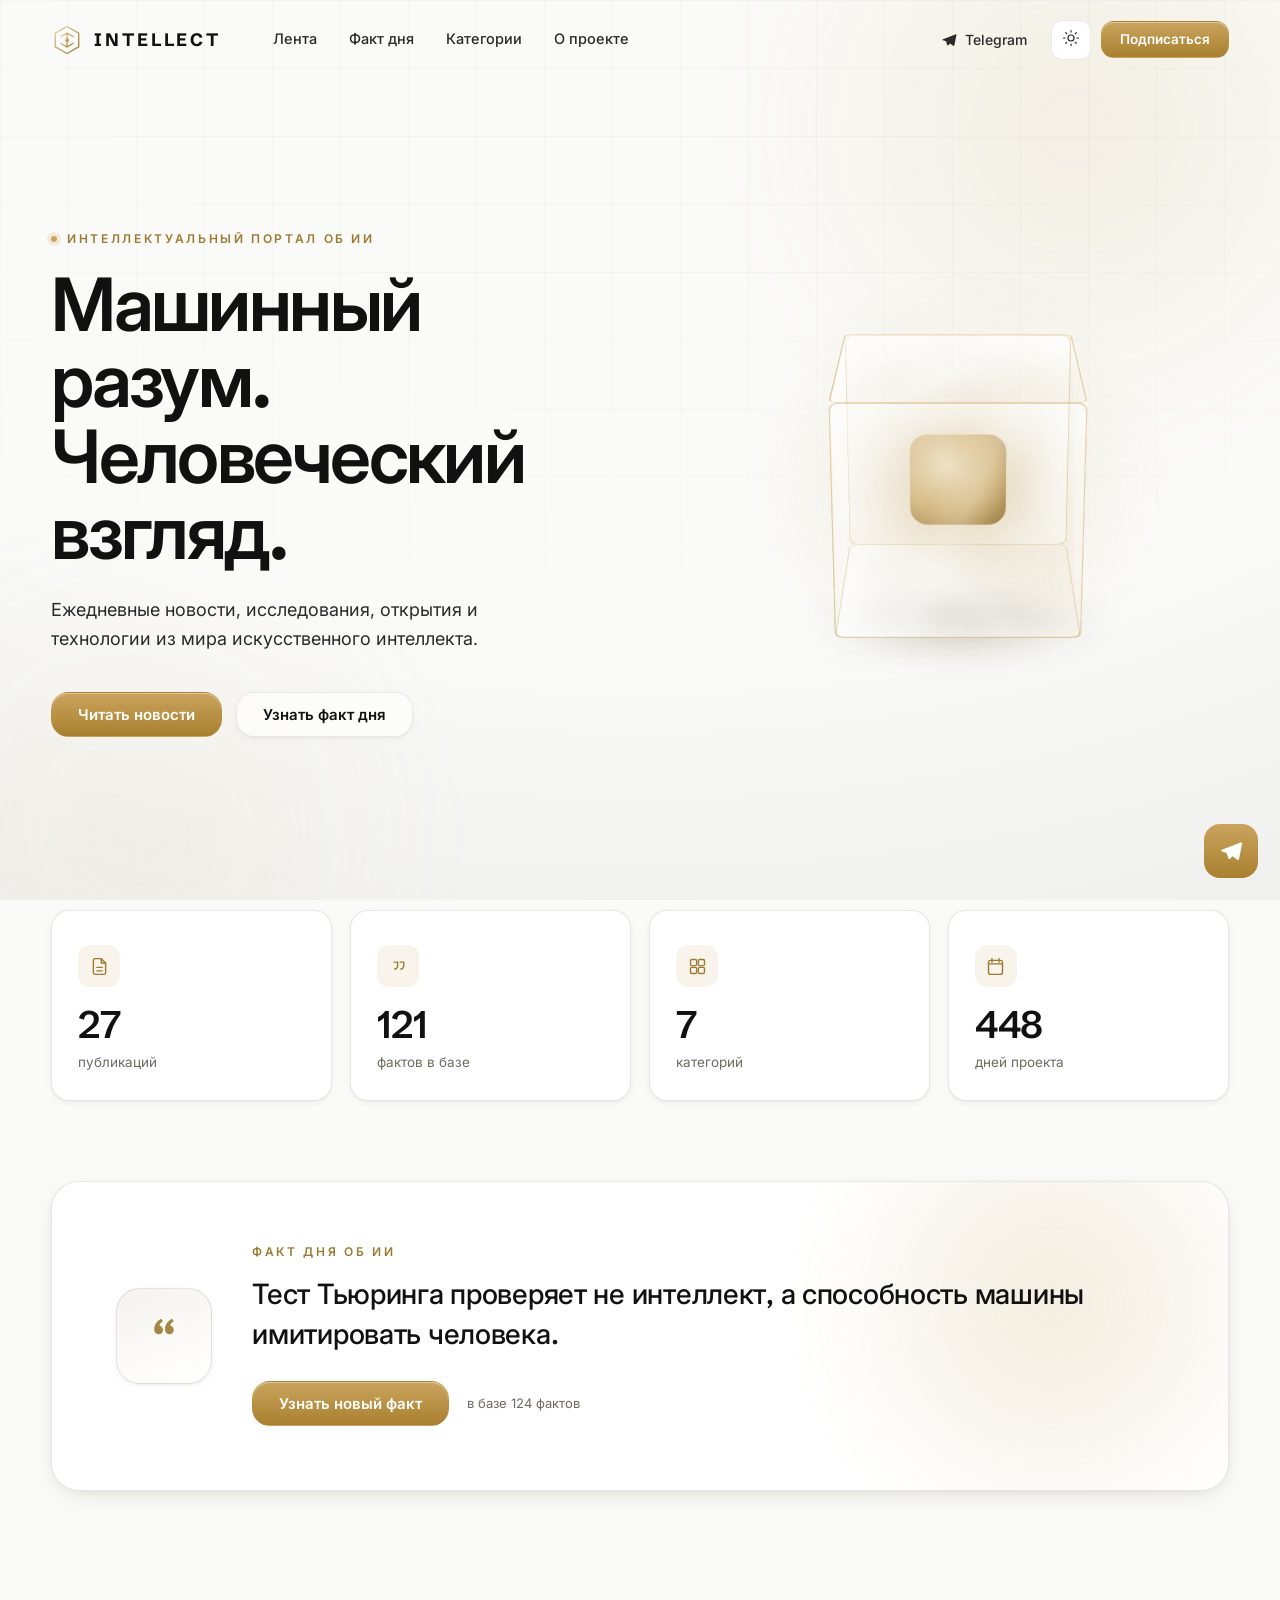
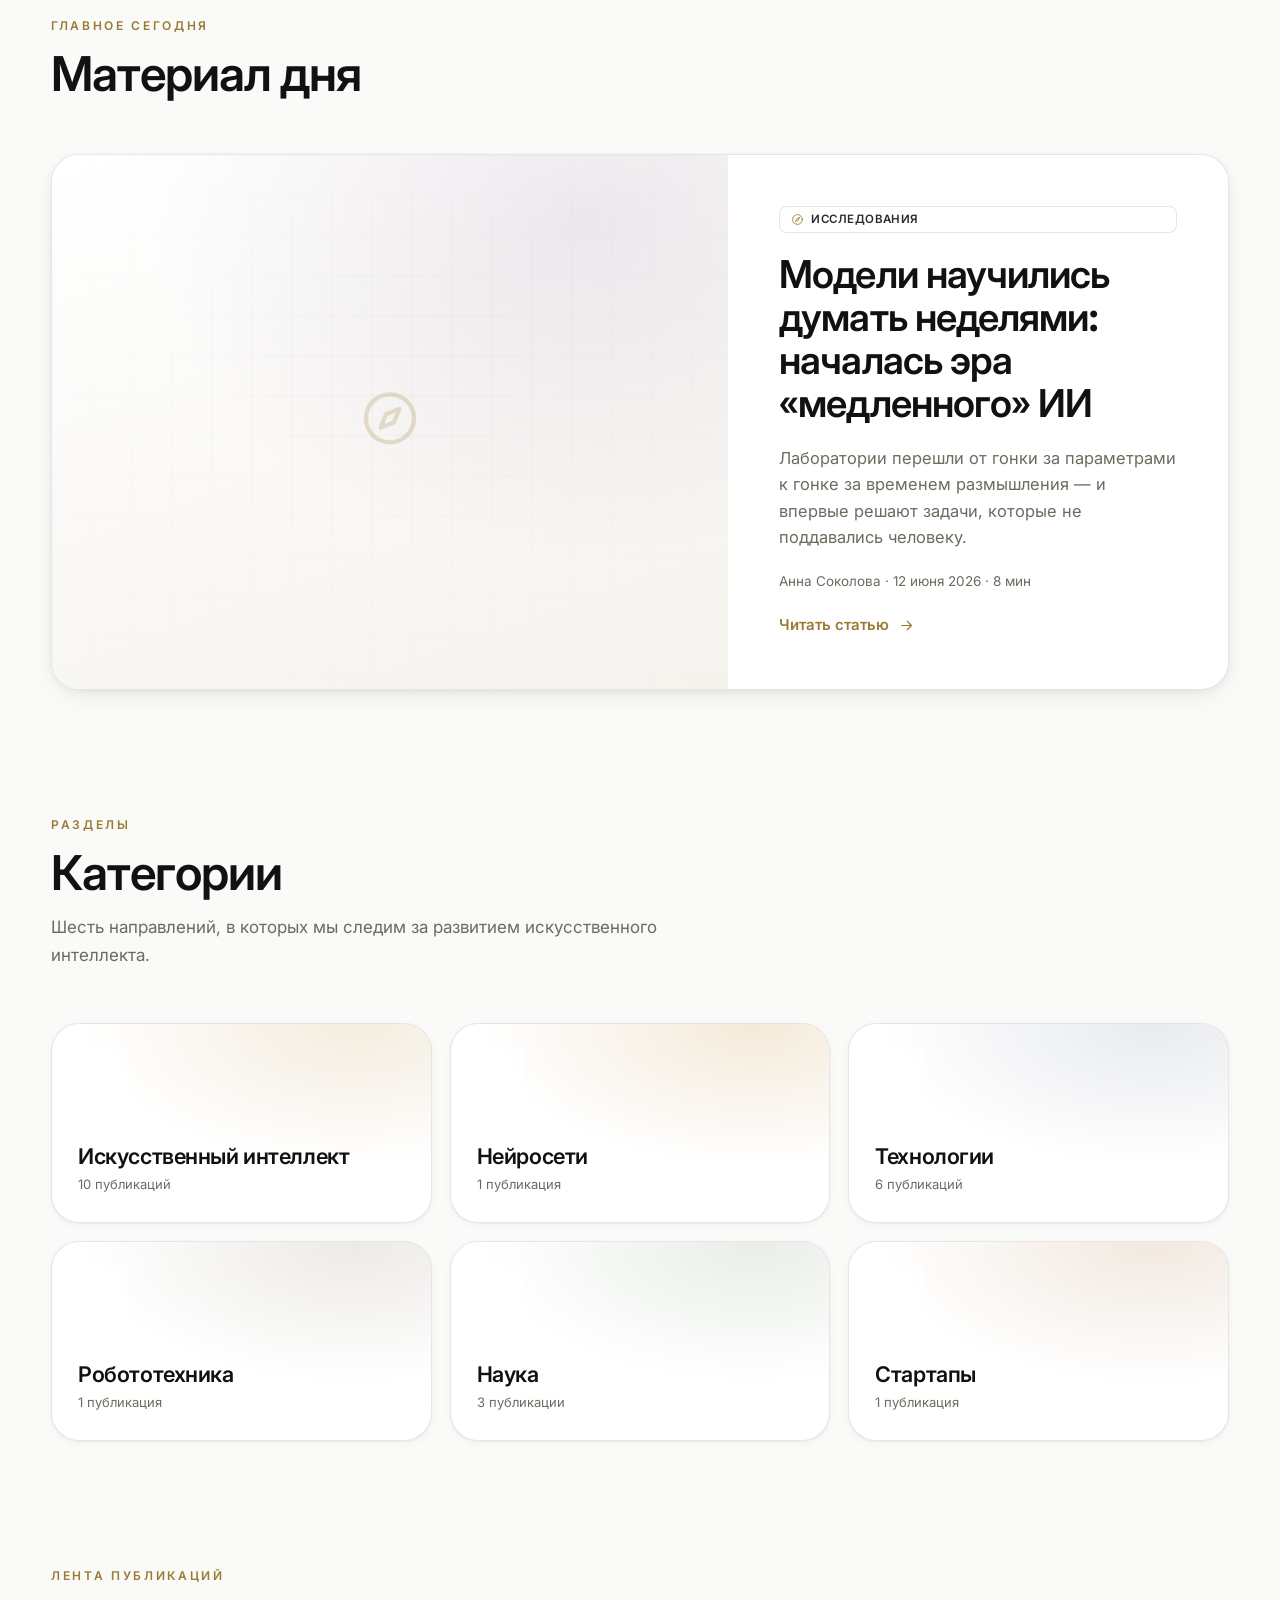
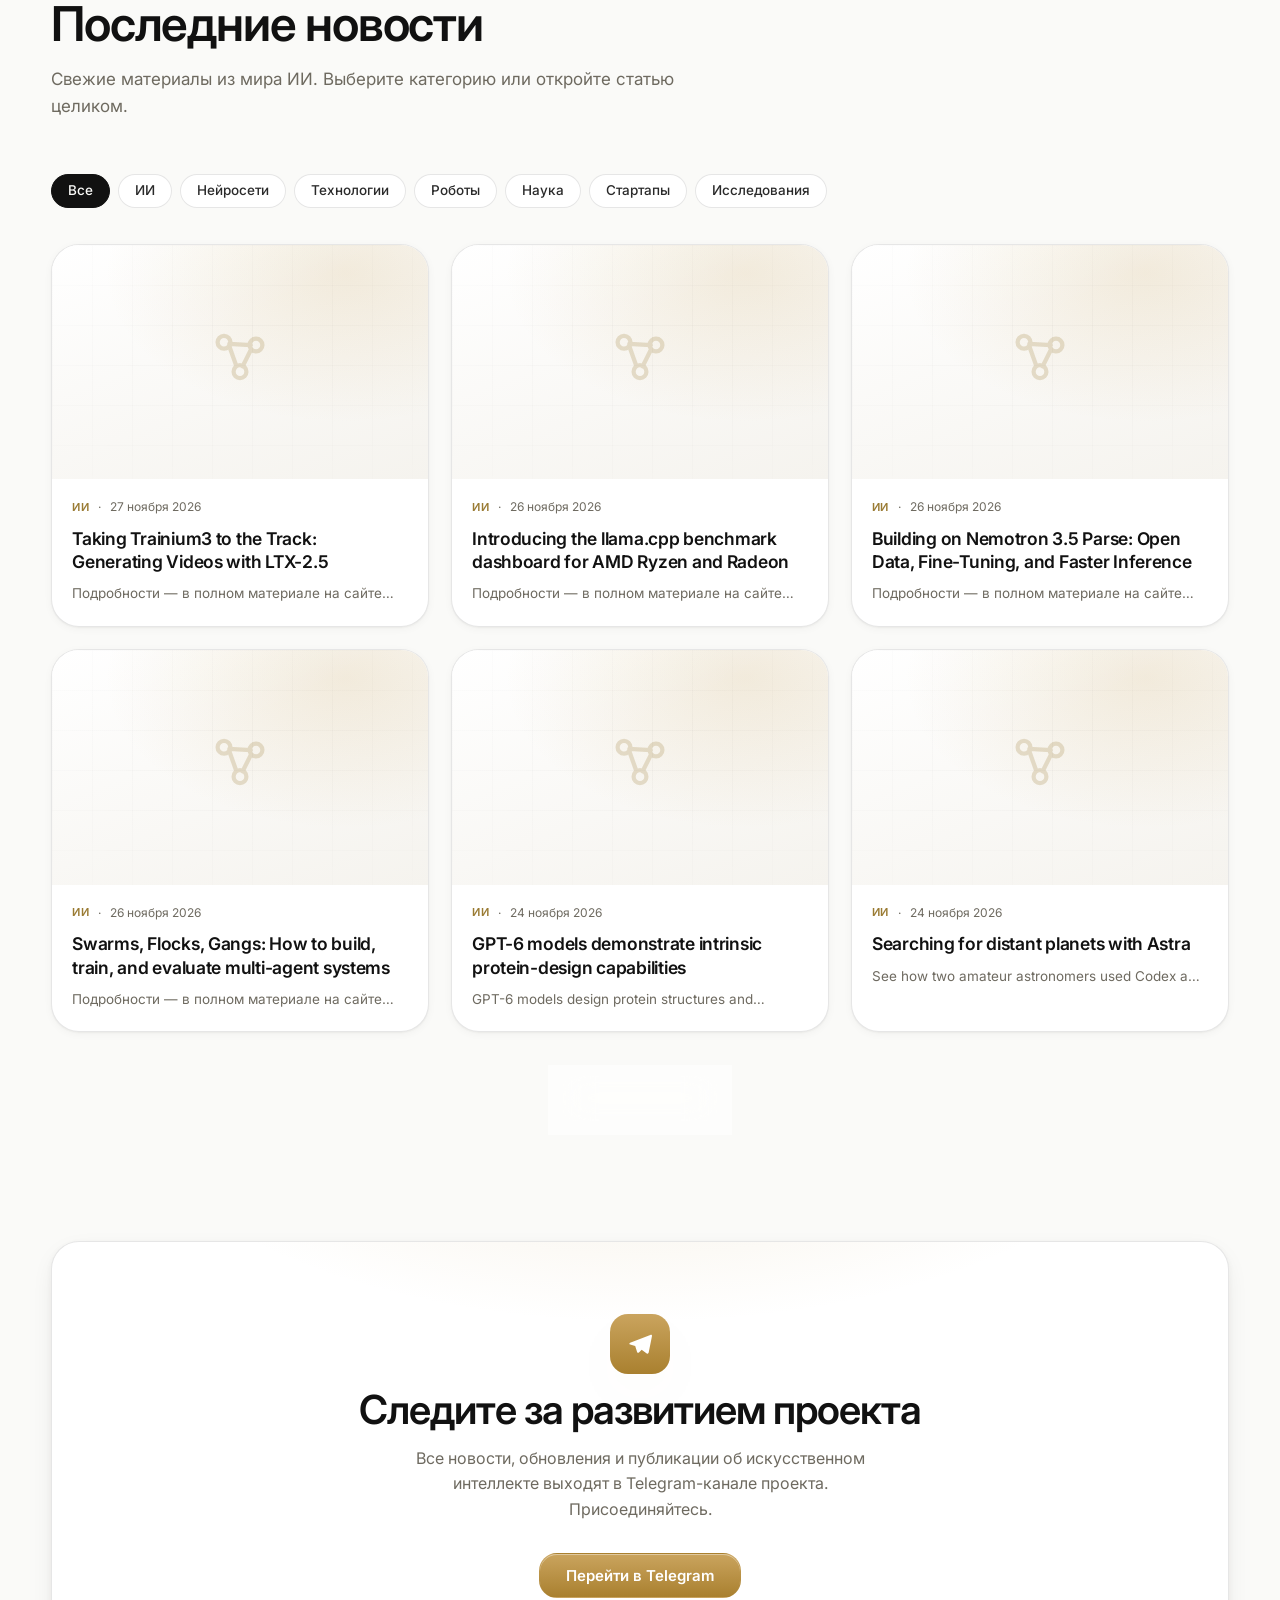
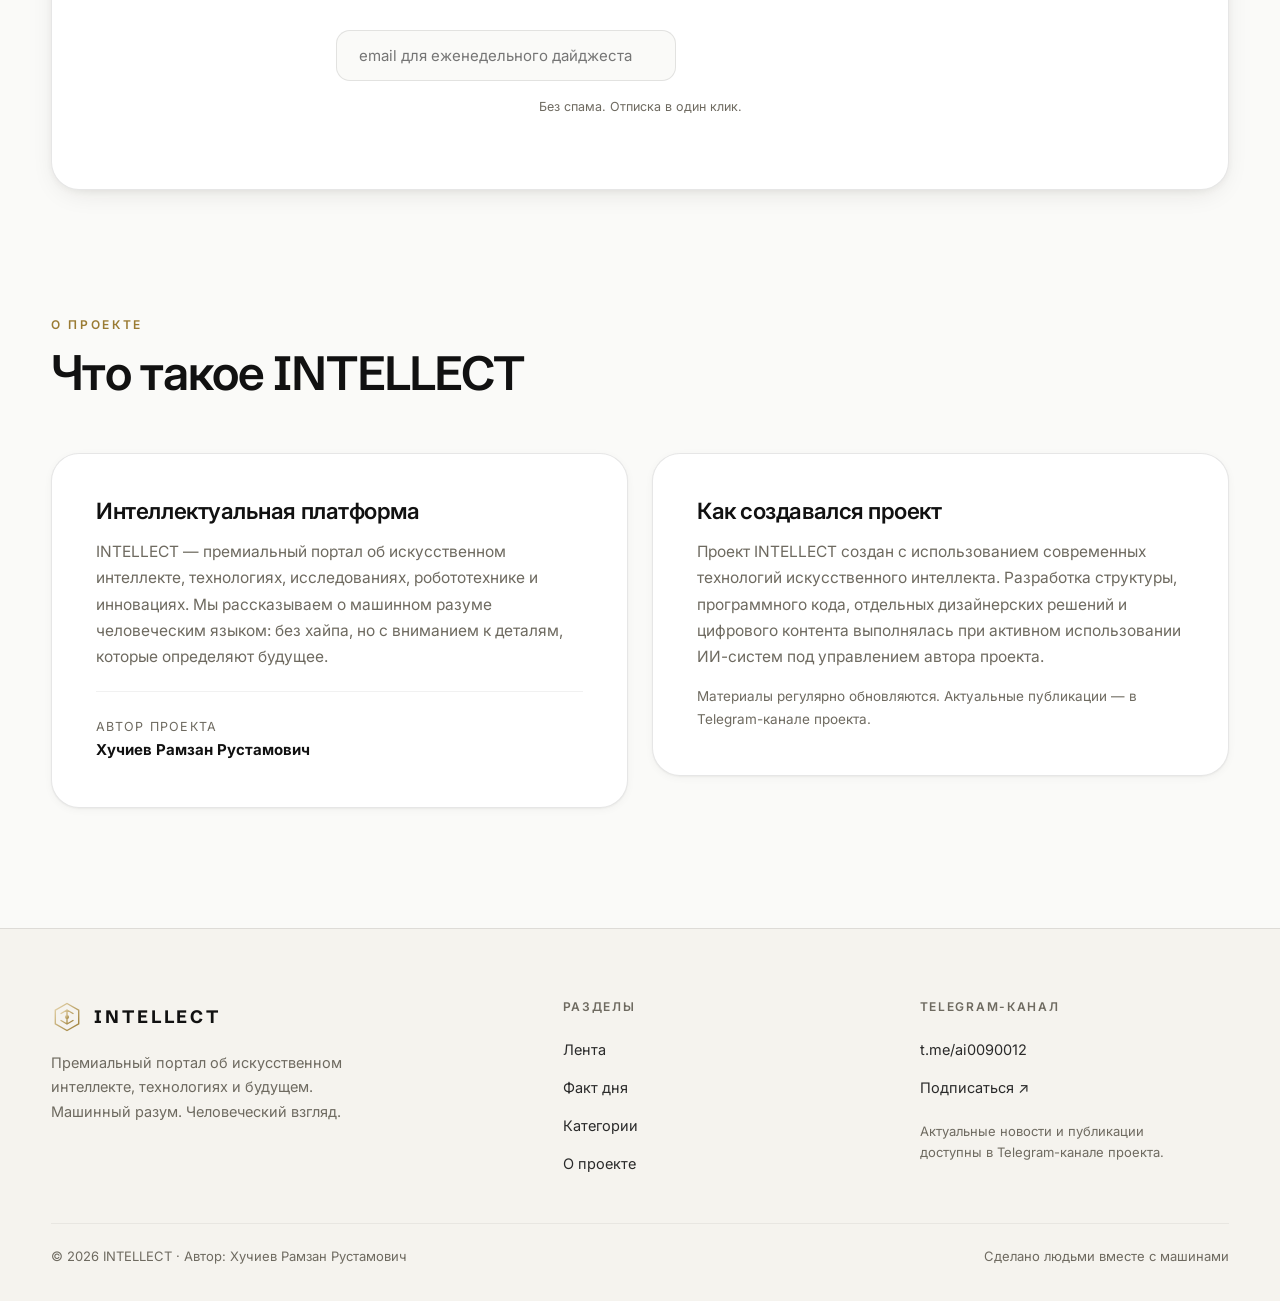
<file: index.html>
<!DOCTYPE html>
<html lang="ru" id="top">
<head>
<meta charset="UTF-8">
<meta name="viewport" content="width=device-width, initial-scale=1.0">
<title>INTELLECT — интеллектуальный портал об искусственном интеллекте</title>
<meta name="description" content="INTELLECT — премиальный портал об искусственном интеллекте, технологиях, исследованиях и инновациях. Машинный разум. Человеческий взгляд.">
<meta property="og:title" content="INTELLECT — портал об искусственном интеллекте">
<meta property="og:description" content="Машинный разум. Человеческий взгляд. Ежедневные новости и исследования из мира ИИ.">
<meta property="og:type" content="website">
<link rel="icon" href="data:image/svg+xml,%3Csvg xmlns='http://www.w3.org/2000/svg' viewBox='0 0 32 32'%3E%3Cdefs%3E%3ClinearGradient id='g' x1='0' y1='0' x2='1' y2='1'%3E%3Cstop offset='0' stop-color='%23E7D6AE'/%3E%3Cstop offset='1' stop-color='%239A7B33'/%3E%3C/linearGradient%3E%3C/defs%3E%3Cpath d='M16 2.5l11.7 6.75v13.5L16 29.5 4.3 22.75V9.25L16 2.5z' fill='none' stroke='url(%23g)' stroke-width='1.6'/%3E%3Cpath d='M16 9v14M16 9l6 3.5M16 9l-6 3.5M16 23l6-3.5M16 23l-6-3.5' fill='none' stroke='url(%23g)' stroke-width='1.4'/%3E%3Ccircle cx='16' cy='16' r='2.2' fill='url(%23g)'/%3E%3C/svg%3E">
<script>(function(){try{var t=localStorage.getItem("intellect-theme");document.documentElement.dataset.theme=t==="dark"?"dark":"light";}catch(e){document.documentElement.dataset.theme="light";}})();</script>
<link rel="preconnect" href="https://fonts.googleapis.com">
<link rel="preconnect" href="https://fonts.gstatic.com" crossorigin>
<link href="https://fonts.googleapis.com/css2?family=Schibsted+Grotesk:wght@500;600;700;800&family=Inter:wght@400;500;600;700&display=swap" rel="stylesheet">
<link rel="stylesheet" href="assets/theme.css">
<link rel="stylesheet" href="assets/pages.css">
</head>
<body>

<div class="bg" aria-hidden="true">
  <div class="bg-grid"></div>
  <div class="bg-pool p1"></div>
  <div class="bg-pool p2"></div>
  <div class="bg-vignette"></div>
</div>
<div class="progress" id="progress"></div>

<!-- НАВИГАЦИЯ -->
<header class="nav" id="nav">
  <div class="nav-inner">
    <a class="brand" href="#top" aria-label="INTELLECT"><span class="mark" data-logo></span><span class="word">INTELLECT</span></a>
    <nav class="nav-links" aria-label="Навигация">
      <a href="#feed">Лента</a>
      <a href="#fact">Факт дня</a>
      <a href="#categories">Категории</a>
      <a href="#about">О проекте</a>
    </nav>
    <div class="nav-right">
      <a class="nav-tg" href="https://t.me/ai0090012" target="_blank" rel="noopener" data-tg>Telegram</a>
      <button class="theme-toggle" data-theme-toggle aria-label="Сменить тему">
        <span class="sun" data-ico="sun"></span><span class="moon" data-ico="moon"></span>
      </button>
      <a class="btn btn-primary btn-sm nav-cta" href="#subscribe">Подписаться</a>
      <button class="burger" id="burger" aria-label="Меню"><span></span><span></span></button>
    </div>
  </div>
</header>

<!-- МОБИЛЬНОЕ МЕНЮ -->
<nav class="mobile-menu" id="mobile-menu" aria-label="Мобильное меню">
  <a href="#feed">Лента <span>→</span></a>
  <a href="#fact">Факт дня <span>→</span></a>
  <a href="#categories">Категории <span>→</span></a>
  <a href="#about">О проекте <span>→</span></a>
  <a href="https://t.me/ai0090012" target="_blank" rel="noopener">Telegram <span>↗</span></a>
  <div class="mm-actions">
    <a class="btn btn-primary" href="#subscribe">Подписаться</a>
  </div>
</nav>

<a class="tg-fab" href="https://t.me/ai0090012" target="_blank" rel="noopener" aria-label="Telegram проекта" data-tg-fab></a>

<main>

<!-- HERO -->
<section class="hero">
  <div class="container hero-grid">
    <div class="hero-copy">
      <span class="eyebrow"><span class="dot"></span> Интеллектуальный портал об ИИ</span>
      <h1>Машинный разум.<br>Человеческий взгляд.</h1>
      <p class="hero-sub">Ежедневные новости, исследования, открытия и технологии из мира искусственного интеллекта.</p>
      <div class="hero-actions">
        <a class="btn btn-primary" href="#feed">Читать новости</a>
        <a class="btn btn-ghost" href="#fact">Узнать факт дня</a>
      </div>
    </div>
    <div class="cube-stage" aria-hidden="true">
      <div class="cube-floor"></div>
      <div class="cube-tilt" id="cube-tilt">
        <div class="cube">
          <span class="cf fr"></span><span class="cf bk"></span>
          <span class="cf rt"></span><span class="cf lf"></span>
          <span class="cf tp"></span><span class="cf bt"></span>
          <span class="cube-core"></span>
        </div>
      </div>
    </div>
  </div>
</section>

<!-- СТАТИСТИКА -->
<section class="section" id="stats" style="padding:10px 0 40px">
  <div class="container">
    <div class="stats">
      <div class="stat reveal" data-d="1"><span class="ico" data-ico="doc"></span><b data-count="0" id="st-articles">0</b><span>публикаций</span></div>
      <div class="stat reveal" data-d="2"><span class="ico" data-ico="quote"></span><b data-count="0" id="st-facts">0</b><span>фактов в базе</span></div>
      <div class="stat reveal" data-d="3"><span class="ico" data-ico="grid"></span><b data-count="0" id="st-cats">0</b><span>категорий</span></div>
      <div class="stat reveal" data-d="4"><span class="ico" data-ico="calendar"></span><b data-count="0" id="st-days">0</b><span>дней проекта</span></div>
    </div>
  </div>
</section>

<!-- ФАКТ ДНЯ -->
<section class="section" id="fact" style="padding-top:40px">
  <div class="container">
    <div class="fact reveal">
      <div class="fact-inner">
        <div class="fact-badge" id="fact-badge"><span class="q">“</span></div>
        <div class="fact-main">
          <span class="eyebrow">Факт дня об ИИ</span>
          <p class="fact-text" id="fact-text">Нажмите кнопку — и узнайте случайный факт об искусственном интеллекте.</p>
          <div class="fact-actions">
            <button class="btn btn-primary" id="fact-btn">Узнать новый факт</button>
            <span class="fact-count" id="fact-count"></span>
          </div>
        </div>
      </div>
    </div>
  </div>
</section>

<!-- ГЛАВНАЯ ПУБЛИКАЦИЯ -->
<section class="section" id="featured" style="padding-top:0">
  <div class="container">
    <div class="section-head reveal">
      <span class="eyebrow">Главное сегодня</span>
      <h2>Материал дня</h2>
    </div>
    <article class="feature reveal" id="feature"></article>
  </div>
</section>

<!-- КАТЕГОРИИ -->
<section class="section" id="categories" style="padding-top:0">
  <div class="container">
    <div class="section-head reveal">
      <span class="eyebrow">Разделы</span>
      <h2>Категории</h2>
      <p>Шесть направлений, в которых мы следим за развитием искусственного интеллекта.</p>
    </div>
    <div class="tiles" id="tiles"></div>
  </div>
</section>

<!-- ЛЕНТА -->
<section class="section" id="feed" style="padding-top:0">
  <div class="container">
    <div class="section-head reveal">
      <span class="eyebrow">Лента публикаций</span>
      <h2>Последние новости</h2>
      <p>Свежие материалы из мира ИИ. Выберите категорию или откройте статью целиком.</p>
    </div>
    <div class="filter reveal" id="filter" role="tablist" aria-label="Категории"></div>
    <div class="feed" id="feed-grid"></div>
    <div class="feed-more"><button class="btn btn-ghost" id="feed-more" style="display:none">Показать ещё</button></div>
  </div>
</section>

<!-- ПОДПИСКА -->
<section class="section" id="subscribe" style="padding-top:0">
  <div class="container">
    <div class="cta reveal">
      <span class="t-ico" data-ico="telegram"></span>
      <h2>Следите за развитием проекта</h2>
      <p>Все новости, обновления и публикации об искусственном интеллекте выходят в Telegram-канале проекта. Присоединяйтесь.</p>
      <a class="btn btn-primary" href="https://t.me/ai0090012" target="_blank" rel="noopener" style="margin-top:30px">Перейти в Telegram</a>
      <form class="cta-form" id="cta-form">
        <input type="email" required placeholder="email для еженедельного дайджеста" aria-label="Email">
        <button class="btn btn-ghost" type="submit" id="cta-btn">Подписаться на дайджест</button>
      </form>
      <div class="cta-note">Без спама. Отписка в один клик.</div>
      <div class="cta-ok">Готово — первое письмо уже летит.</div>
    </div>
  </div>
</section>

<!-- О ПРОЕКТЕ -->
<section class="section" id="about" style="padding-top:0">
  <div class="container">
    <div class="section-head reveal">
      <span class="eyebrow">О проекте</span>
      <h2>Что такое INTELLECT</h2>
    </div>
    <div class="about">
      <div class="about-card reveal">
        <h3>Интеллектуальная платформа</h3>
        <p>INTELLECT — премиальный портал об искусственном интеллекте, технологиях, исследованиях, робототехнике и инновациях. Мы рассказываем о машинном разуме человеческим языком: без хайпа, но с вниманием к деталям, которые определяют будущее.</p>
        <div class="author">
          <span>Автор проекта</span>
          <b>Хучиев Рамзан Рустамович</b>
        </div>
      </div>
      <div class="about-card reveal" data-d="1">
        <h3>Как создавался проект</h3>
        <p>Проект INTELLECT создан с использованием современных технологий искусственного интеллекта. Разработка структуры, программного кода, отдельных дизайнерских решений и цифрового контента выполнялась при активном использовании ИИ-систем под управлением автора проекта.</p>
        <p style="margin-top:14px;color:var(--txt-3);font-size:13.5px">Материалы регулярно обновляются. Актуальные публикации — в Telegram-канале проекта.</p>
      </div>
    </div>
  </div>
</section>

</main>

<footer>
  <div class="container footer-inner">
    <div class="footer-brand">
      <a class="brand" href="#top"><span class="mark" data-logo></span><span class="word">INTELLECT</span></a>
      <p>Премиальный портал об искусственном интеллекте, технологиях и будущем. Машинный разум. Человеческий взгляд.</p>
    </div>
    <div class="footer-col">
      <h5>Разделы</h5>
      <a href="#feed">Лента</a><a href="#fact">Факт дня</a><a href="#categories">Категории</a><a href="#about">О проекте</a>
    </div>
    <div class="footer-col">
      <h5>Telegram-канал</h5>
      <a href="https://t.me/ai0090012" target="_blank" rel="noopener">t.me/ai0090012</a>
      <a href="https://t.me/ai0090012" target="_blank" rel="noopener">Подписаться ↗</a>
      <p class="footer-note">Актуальные новости и публикации доступны в Telegram-канале проекта.</p>
    </div>
  </div>
  <div class="container footer-bottom">
    <span>© <span id="year">2026</span> INTELLECT · Автор: Хучиев Рамзан Рустамович</span>
    <span>Сделано людьми вместе с машинами</span>
  </div>
</footer>

<script src="data/articles.js"></script>
<script src="data/articles.generated.js"></script>
<script src="data/facts.js"></script>
<script src="assets/site.js"></script>
<script src="assets/home.js"></script>
</body>
</html>
</file>
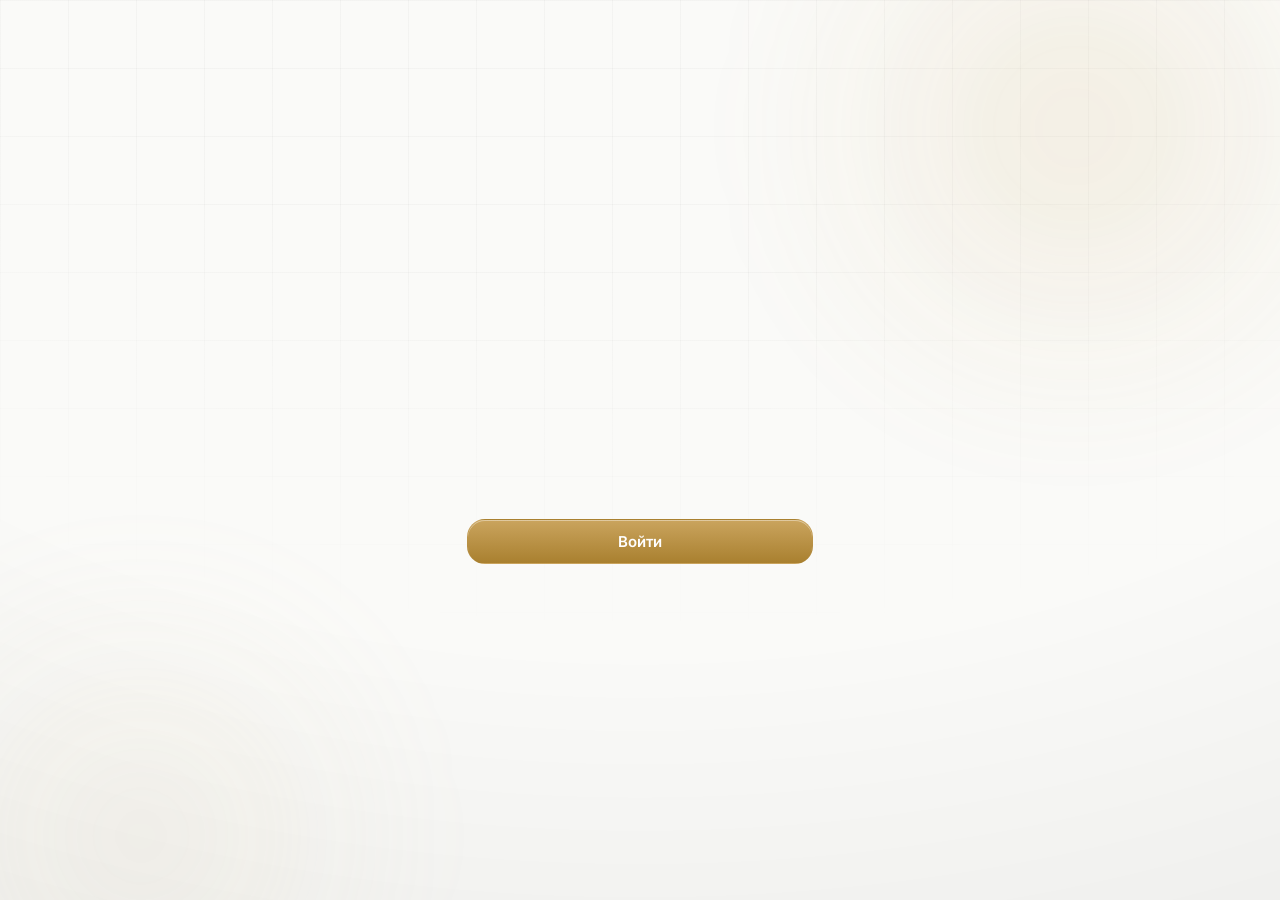
<file: admin.html>
<!DOCTYPE html>
<html lang="ru" id="top">
<head>
<meta charset="UTF-8">
<meta name="viewport" content="width=device-width, initial-scale=1.0">
<meta name="robots" content="noindex, nofollow">
<title>INTELLECT — панель управления</title>
<link rel="icon" href="data:image/svg+xml,%3Csvg xmlns='http://www.w3.org/2000/svg' viewBox='0 0 32 32'%3E%3Cdefs%3E%3ClinearGradient id='g' x1='0' y1='0' x2='1' y2='1'%3E%3Cstop offset='0' stop-color='%23E7D6AE'/%3E%3Cstop offset='1' stop-color='%239A7B33'/%3E%3C/linearGradient%3E%3C/defs%3E%3Cpath d='M16 2.5l11.7 6.75v13.5L16 29.5 4.3 22.75V9.25L16 2.5z' fill='none' stroke='url(%23g)' stroke-width='1.6'/%3E%3Ccircle cx='16' cy='16' r='2.2' fill='url(%23g)'/%3E%3C/svg%3E">
<script>(function(){try{var t=localStorage.getItem("intellect-theme");document.documentElement.dataset.theme=t==="dark"?"dark":"light";}catch(e){document.documentElement.dataset.theme="light";}})();</script>
<link rel="preconnect" href="https://fonts.googleapis.com">
<link rel="preconnect" href="https://fonts.gstatic.com" crossorigin>
<link href="https://fonts.googleapis.com/css2?family=Schibsted+Grotesk:wght@500;600;700;800&family=Inter:wght@400;500;600;700&display=swap" rel="stylesheet">
<link rel="stylesheet" href="assets/theme.css">
<link rel="stylesheet" href="assets/pages.css">
</head>
<body>

<div class="bg" aria-hidden="true"><div class="bg-grid"></div><div class="bg-pool p1"></div><div class="bg-pool p2"></div><div class="bg-vignette"></div></div>

<!-- ВХОД -->
<div class="admin-gate" id="gate">
  <div class="box">
    <a class="brand" href="#"><span class="mark" data-logo></span><span class="word">INTELLECT</span></a>
    <h1>Панель управления</h1>
    <p>Доступ только для администратора проекта.</p>
    <form id="gate-form">
      <div class="field"><label>Код доступа</label><input type="password" id="gate-pass" placeholder="••••••••" autocomplete="current-password"></div>
      <button class="btn btn-primary btn-block" type="submit">Войти</button>
    </form>
    <div class="admin-hint">Код по умолчанию: <b>intellect</b></div>
  </div>
</div>

<!-- ПАНЕЛЬ -->
<div class="dash" id="dash" style="display:none">
  <aside class="dash-side">
    <a class="brand" href="#"><span class="mark" data-logo></span><span class="word">INTELLECT</span></a>
    <nav class="dash-nav" id="dash-nav">
      <button data-pane="stats" class="on"><span data-ico="chart"></span> Статистика</button>
      <button data-pane="news"><span data-ico="news"></span> Новости</button>
      <button data-pane="facts"><span data-ico="quote"></span> Факт дня</button>
      <button data-pane="cats"><span data-ico="grid"></span> Категории</button>
      <button data-pane="tg"><span data-ico="telegram"></span> Telegram</button>
      <button data-pane="settings"><span data-ico="settings"></span> Настройки</button>
    </nav>
    <div class="side-foot">
      <button class="theme-toggle" data-theme-toggle aria-label="Тема" style="width:100%;justify-content:flex-start;gap:10px;padding:11px 14px"><span class="sun" data-ico="sun"></span><span class="moon" data-ico="moon"></span><span style="font:500 14px var(--font)">Тема</span></button>
      <a class="btn btn-ghost btn-sm" href="index.html" target="_blank" rel="noopener">Открыть сайт ↗</a>
      <button class="btn btn-ghost btn-sm" id="logout">Выйти</button>
    </div>
  </aside>

  <main class="dash-main">
    <div class="dash-head">
      <div><h1 id="pane-title">Статистика</h1><div class="sub" id="pane-sub">Обзор проекта INTELLECT</div></div>
    </div>

    <!-- СТАТИСТИКА -->
    <section class="panel on" data-pane="stats">
      <div class="kpis">
        <div class="kpi"><span class="ico" data-ico="doc"></span><b data-count="0" id="k-articles">0</b><span>публикаций</span></div>
        <div class="kpi"><span class="ico" data-ico="quote"></span><b data-count="0" id="k-facts">0</b><span>фактов</span></div>
        <div class="kpi"><span class="ico" data-ico="grid"></span><b data-count="0" id="k-cats">0</b><span>категорий</span></div>
        <div class="kpi"><span class="ico" data-ico="calendar"></span><b data-count="0" id="k-days">0</b><span>дней проекта</span></div>
      </div>
      <div class="dash-grid">
        <div class="dash-card"><h3>Публикации по категориям</h3><div class="bars" id="bars-cats"></div></div>
        <div class="dash-card"><h3>Публикации по месяцам</h3><div class="bars" id="bars-months"></div></div>
      </div>
    </section>

    <!-- НОВОСТИ -->
    <section class="panel" data-pane="news">
      <div class="dash-grid">
        <div class="dash-card">
          <h3 id="form-title">Новая публикация</h3>
          <form id="news-form">
            <input type="hidden" id="f-id">
            <div class="field"><label>Заголовок</label><input id="f-title" required placeholder="Заголовок новости"></div>
            <div class="row2">
              <div class="field"><label>Категория</label><select id="f-category"></select></div>
              <div class="field"><label>Источник</label><input id="f-source" placeholder="OpenAI, Anthropic…"></div>
            </div>
            <div class="row2">
              <div class="field"><label>Автор</label><input id="f-author" placeholder="Имя автора"></div>
              <div class="field"><label>Дата</label><input id="f-date" type="date"></div>
            </div>
            <div class="row2">
              <div class="field"><label>Время чтения, мин</label><input id="f-read" type="number" min="1" max="60" value="5"></div>
              <div class="field"><label>Материал дня</label><select id="f-featured"><option value="">Нет</option><option value="1">Да</option></select></div>
            </div>
            <div class="field"><label>Краткое описание</label><textarea id="f-excerpt" style="min-height:64px" placeholder="1–2 предложения для карточки"></textarea></div>
            <div class="field"><label>Полный текст</label><textarea id="f-body" placeholder="Абзацы — через пустую строку.&#10;## подзаголовок · > цитата · - пункт списка"></textarea>
              <div class="hint">Разметка: «## подзаголовок», «&gt; цитата», «- пункт списка».</div></div>
            <div class="field"><label>Изображение</label>
              <div class="img-drop" id="img-drop">Выбрать изображение — оно ужмётся автоматически</div>
              <input type="file" id="f-image" accept="image/*" hidden><img class="img-preview" id="img-preview" alt=""></div>
            <div class="admin-actions">
              <button class="btn btn-primary" type="submit" id="save-btn">Опубликовать</button>
              <button class="btn btn-ghost" type="button" id="reset-btn">Очистить</button>
            </div>
          </form>
        </div>
        <div class="dash-card">
          <h3>Опубликованные материалы</h3>
          <p class="sub" id="news-count" style="margin-bottom:14px"></p>
          <div class="list" id="news-list"></div>
        </div>
      </div>
    </section>

    <!-- ФАКТЫ -->
    <section class="panel" data-pane="facts">
      <div class="dash-grid">
        <div class="dash-card">
          <h3>Добавить факт</h3>
          <form id="fact-form">
            <div class="field"><label>Текст факта</label><textarea id="fact-input" required placeholder="Интересный факт об ИИ"></textarea></div>
            <button class="btn btn-primary" type="submit">Добавить факт</button>
          </form>
        </div>
        <div class="dash-card">
          <h3>База фактов</h3>
          <p class="sub" id="facts-count" style="margin-bottom:14px"></p>
          <div class="list" id="facts-list"></div>
        </div>
      </div>
    </section>

    <!-- КАТЕГОРИИ -->
    <section class="panel" data-pane="cats">
      <div class="dash-card">
        <h3>Категории портала</h3>
        <p class="sub" style="margin-bottom:18px">Таксономия фиксирована в данных проекта. Здесь — распределение материалов.</p>
        <div class="list" id="cats-list"></div>
      </div>
    </section>

    <!-- TELEGRAM -->
    <section class="panel" data-pane="tg">
      <div class="dash-card">
        <h3>Telegram и автопубликация</h3>
        <p class="sub" style="margin-bottom:18px">Канал проекта: <a href="https://t.me/ai0090012" target="_blank" rel="noopener" style="color:var(--gold)">t.me/ai0090012</a></p>
        <div class="row2">
          <div class="field"><label>Bot Token</label><input id="tg-token" placeholder="123456:ABC-…"><div class="hint">Хранится в этом браузере. Для рабочей автопубликации добавьте секрет в GitHub Actions.</div></div>
          <div class="field"><label>Chat ID</label><input id="tg-chat" placeholder="@ai0090012"></div>
        </div>
        <div class="admin-actions"><button class="btn btn-primary" id="tg-save">Сохранить</button></div>
        <p class="sub" style="margin-top:20px;line-height:1.6">Ежедневный сбор новостей: <span class="chip">scripts/fetch-news.mjs</span> <span class="chip">.github/workflows/update-news.yml</span><br>При наличии секретов <b>TELEGRAM_BOT_TOKEN</b> и <b>TELEGRAM_CHAT_ID</b> новые статьи анонсируются в канал автоматически.</p>
      </div>
    </section>

    <!-- НАСТРОЙКИ -->
    <section class="panel" data-pane="settings">
      <div class="dash-card">
        <h3>Настройки</h3>
        <div class="row2">
          <div class="field"><label>Тема по умолчанию</label><select id="set-theme"><option value="light">Светлая</option><option value="dark">Тёмная</option></select></div>
          <div class="field"><label>Код доступа</label><input id="set-pass" placeholder="новый код доступа"><div class="hint">Клиентская защита (демо). Оставьте пустым, чтобы не менять.</div></div>
        </div>
        <div class="admin-actions"><button class="btn btn-primary" id="set-save">Сохранить настройки</button></div>
      </div>
      <div class="dash-card">
        <h3>Данные</h3>
        <p class="sub" style="margin-bottom:16px">Ручные правки хранятся в этом браузере (localStorage).</p>
        <div class="admin-actions">
          <button class="btn btn-ghost btn-sm" id="export-btn">Экспорт JSON</button>
          <button class="btn btn-ghost btn-sm" id="reset-btn2">Сбросить правки</button>
        </div>
      </div>
    </section>
  </main>
</div>

<div class="toast" id="toast"></div>

<script src="data/articles.js"></script>
<script src="data/articles.generated.js"></script>
<script src="data/facts.js"></script>
<script src="assets/site.js"></script>
<script src="assets/admin.js"></script>
</body>
</html>
</file>
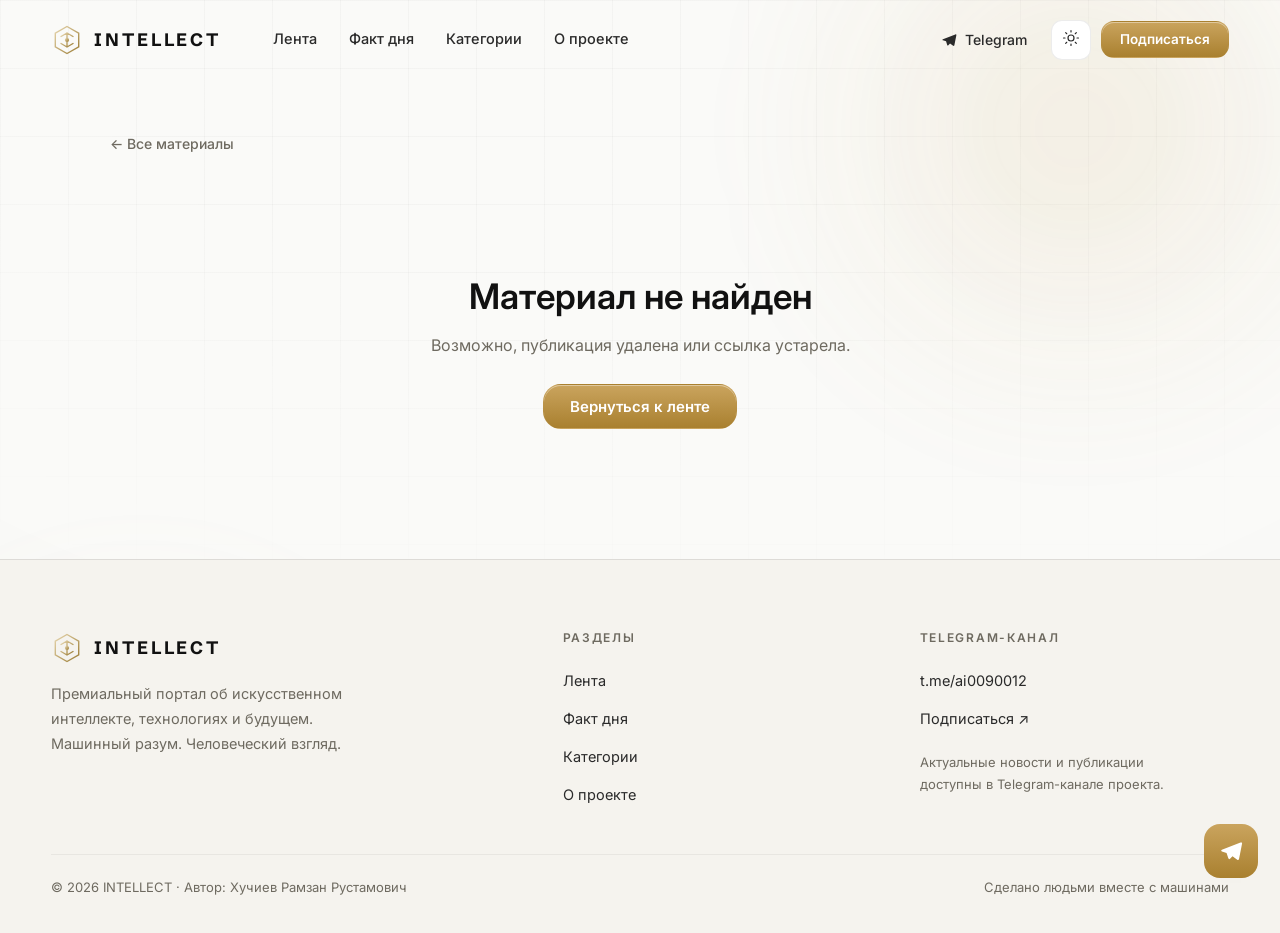
<file: article.html>
<!DOCTYPE html>
<html lang="ru" id="top">
<head>
<meta charset="UTF-8">
<meta name="viewport" content="width=device-width, initial-scale=1.0">
<title>INTELLECT — статья</title>
<meta name="description" content="Полная статья на портале INTELLECT — об искусственном интеллекте, технологиях и исследованиях.">
<link rel="icon" href="data:image/svg+xml,%3Csvg xmlns='http://www.w3.org/2000/svg' viewBox='0 0 32 32'%3E%3Cdefs%3E%3ClinearGradient id='g' x1='0' y1='0' x2='1' y2='1'%3E%3Cstop offset='0' stop-color='%23E7D6AE'/%3E%3Cstop offset='1' stop-color='%239A7B33'/%3E%3C/linearGradient%3E%3C/defs%3E%3Cpath d='M16 2.5l11.7 6.75v13.5L16 29.5 4.3 22.75V9.25L16 2.5z' fill='none' stroke='url(%23g)' stroke-width='1.6'/%3E%3Cpath d='M16 9v14M16 9l6 3.5M16 9l-6 3.5M16 23l6-3.5M16 23l-6-3.5' fill='none' stroke='url(%23g)' stroke-width='1.4'/%3E%3Ccircle cx='16' cy='16' r='2.2' fill='url(%23g)'/%3E%3C/svg%3E">
<script>(function(){try{var t=localStorage.getItem("intellect-theme");document.documentElement.dataset.theme=t==="dark"?"dark":"light";}catch(e){document.documentElement.dataset.theme="light";}})();</script>
<link rel="preconnect" href="https://fonts.googleapis.com">
<link rel="preconnect" href="https://fonts.gstatic.com" crossorigin>
<link href="https://fonts.googleapis.com/css2?family=Schibsted+Grotesk:wght@500;600;700;800&family=Inter:wght@400;500;600;700&display=swap" rel="stylesheet">
<link rel="stylesheet" href="assets/theme.css">
<link rel="stylesheet" href="assets/pages.css">
</head>
<body>

<div class="bg" aria-hidden="true">
  <div class="bg-grid"></div><div class="bg-pool p1"></div><div class="bg-pool p2"></div><div class="bg-vignette"></div>
</div>
<div class="progress" id="progress"></div>

<header class="nav scrolled" id="nav">
  <div class="nav-inner">
    <a class="brand" href="index.html#top" aria-label="INTELLECT"><span class="mark" data-logo></span><span class="word">INTELLECT</span></a>
    <nav class="nav-links" aria-label="Навигация">
      <a href="index.html#feed">Лента</a>
      <a href="index.html#fact">Факт дня</a>
      <a href="index.html#categories">Категории</a>
      <a href="index.html#about">О проекте</a>
    </nav>
    <div class="nav-right">
      <a class="nav-tg" href="https://t.me/ai0090012" target="_blank" rel="noopener" data-tg>Telegram</a>
      <button class="theme-toggle" data-theme-toggle aria-label="Сменить тему"><span class="sun" data-ico="sun"></span><span class="moon" data-ico="moon"></span></button>
      <a class="btn btn-primary btn-sm nav-cta" href="index.html#subscribe">Подписаться</a>
      <button class="burger" id="burger" aria-label="Меню"><span></span><span></span></button>
    </div>
  </div>
</header>

<nav class="mobile-menu" id="mobile-menu" aria-label="Мобильное меню">
  <a href="index.html#feed">Лента <span>→</span></a>
  <a href="index.html#fact">Факт дня <span>→</span></a>
  <a href="index.html#categories">Категории <span>→</span></a>
  <a href="index.html#about">О проекте <span>→</span></a>
  <a href="https://t.me/ai0090012" target="_blank" rel="noopener">Telegram <span>↗</span></a>
  <div class="mm-actions"><a class="btn btn-primary" href="index.html#subscribe">Подписаться</a></div>
</nav>

<a class="tg-fab" href="https://t.me/ai0090012" target="_blank" rel="noopener" aria-label="Telegram проекта" data-tg-fab></a>

<main>
  <div class="article-wrap">
    <div class="read">
      <a class="back-link" href="index.html#feed" id="back">← Все материалы</a>
    </div>
    <div id="article-root"></div>
  </div>
</main>

<footer>
  <div class="container footer-inner">
    <div class="footer-brand">
      <a class="brand" href="index.html#top"><span class="mark" data-logo></span><span class="word">INTELLECT</span></a>
      <p>Премиальный портал об искусственном интеллекте, технологиях и будущем. Машинный разум. Человеческий взгляд.</p>
    </div>
    <div class="footer-col">
      <h5>Разделы</h5>
      <a href="index.html#feed">Лента</a><a href="index.html#fact">Факт дня</a><a href="index.html#categories">Категории</a><a href="index.html#about">О проекте</a>
    </div>
    <div class="footer-col">
      <h5>Telegram-канал</h5>
      <a href="https://t.me/ai0090012" target="_blank" rel="noopener">t.me/ai0090012</a>
      <a href="https://t.me/ai0090012" target="_blank" rel="noopener">Подписаться ↗</a>
      <p class="footer-note">Актуальные новости и публикации доступны в Telegram-канале проекта.</p>
    </div>
  </div>
  <div class="container footer-bottom">
    <span>© <span id="year">2026</span> INTELLECT · Автор: Хучиев Рамзан Рустамович</span>
    <span>Сделано людьми вместе с машинами</span>
  </div>
</footer>

<script src="data/articles.js"></script>
<script src="data/articles.generated.js"></script>
<script src="data/facts.js"></script>
<script src="assets/site.js"></script>
<script src="assets/article.js"></script>
</body>
</html>
</file>
<file: assets/theme.css>
/* ============================================================
   INTELLECT V2 — премиальная дизайн-система
   Минимализм · стекло · матовое золото · свет и воздух
   Светлая тема по умолчанию, тёмная — через [data-theme="dark"]
   ============================================================ */
:root{
  /* фон / поверхности */
  --bg:#FAFAF8;
  --surface:#F5F3EE;
  --surface-2:#FFFFFF;
  /* текст */
  --txt:#111111;
  --txt-2:#2A2A2A;
  --txt-3:#6E6A60;
  /* акцент: матовое золото · шампань · янтарь */
  --gold:#9A7B33;          /* читаемое золото на светлом */
  --gold-bright:#C8A45D;   /* матовое золото для заливок */
  --champagne:#E7D6AE;
  --amber:#C28A2E;
  --accent:var(--gold);
  /* линии / стекло */
  --line:rgba(17,17,17,.10);
  --line-2:rgba(17,17,17,.06);
  --glass:rgba(255,255,255,.62);
  --glass-brd:rgba(17,17,17,.08);
  --glass-hi:rgba(255,255,255,.9);
  --grid-line:rgba(17,17,17,.028);
  /* тени — мягкие, тёплые */
  --sh-sm:0 1px 2px rgba(40,32,12,.05),0 2px 8px rgba(40,32,12,.04);
  --sh:0 8px 30px -12px rgba(40,32,12,.16),0 2px 8px rgba(40,32,12,.05);
  --sh-lg:0 30px 70px -28px rgba(40,32,12,.28),0 8px 24px -12px rgba(40,32,12,.12);
  --sh-gold:0 20px 60px -24px rgba(154,123,51,.4);
  /* свет под стеклом */
  --pool-1:rgba(200,164,93,.20);
  --pool-2:rgba(231,214,174,.18);

  --ease:cubic-bezier(.22,1,.36,1);
  --ease-out:cubic-bezier(.16,1,.3,1);
  --font:"Inter",-apple-system,BlinkMacSystemFont,"Segoe UI",system-ui,sans-serif;
  --font-display:"Schibsted Grotesk","Inter",-apple-system,system-ui,sans-serif;
  --nav-h:80px;
  --r:18px;
  --r-lg:28px;
  --maxw:1200px;
}
[data-theme="dark"]{
  --bg:#0A0A0A;
  --surface:#111111;
  --surface-2:#161616;
  --txt:#FFFFFF;
  --txt-2:#D1D1D1;
  --txt-3:#8A8A8A;
  --gold:#D8B670;          /* золото на тёмном — светлее */
  --gold-bright:#C8A45D;
  --champagne:#E7D6AE;
  --amber:#D9A441;
  --line:rgba(255,255,255,.12);
  --line-2:rgba(255,255,255,.07);
  --glass:rgba(22,22,22,.55);
  --glass-brd:rgba(255,255,255,.10);
  --glass-hi:rgba(255,255,255,.14);
  --grid-line:rgba(255,255,255,.026);
  --sh-sm:0 1px 2px rgba(0,0,0,.4),0 2px 10px rgba(0,0,0,.3);
  --sh:0 10px 34px -14px rgba(0,0,0,.7),0 2px 10px rgba(0,0,0,.4);
  --sh-lg:0 40px 90px -30px rgba(0,0,0,.8),0 10px 30px -14px rgba(0,0,0,.5);
  --sh-gold:0 26px 70px -26px rgba(200,164,93,.5);
  --pool-1:rgba(200,164,93,.16);
  --pool-2:rgba(120,96,40,.16);
}

/* ---------- база ---------- */
*{margin:0;padding:0;box-sizing:border-box}
html{scroll-behavior:smooth;scroll-padding-top:calc(var(--nav-h) + 20px);-webkit-text-size-adjust:100%}
body{
  background:var(--bg);color:var(--txt);
  font:400 16px/1.65 var(--font);
  -webkit-font-smoothing:antialiased;text-rendering:optimizeLegibility;
  overflow-x:hidden;transition:background .6s var(--ease),color .6s var(--ease);
}
body.locked{overflow:hidden}
::selection{background:rgba(200,164,93,.28);color:var(--txt)}
a{color:inherit;text-decoration:none}
img{max-width:100%;display:block}
button{font-family:inherit}
.container{width:min(var(--maxw),92%);margin:0 auto}
.eyebrow{font:600 12px/1 var(--font);letter-spacing:.22em;text-transform:uppercase;color:var(--gold)}
:focus-visible{outline:2px solid var(--gold);outline-offset:3px;border-radius:6px}
.sr-only{position:absolute;width:1px;height:1px;padding:0;margin:-1px;overflow:hidden;clip:rect(0,0,0,0);border:0}
main{position:relative;z-index:1}

::-webkit-scrollbar{width:11px;height:11px}
::-webkit-scrollbar-track{background:transparent}
::-webkit-scrollbar-thumb{background:var(--line);border-radius:99px;border:3px solid var(--bg)}
::-webkit-scrollbar-thumb:hover{background:var(--txt-3)}

/* ---------- фон: сетка + объёмный свет ---------- */
.bg{position:fixed;inset:0;z-index:0;pointer-events:none;overflow:hidden;background:var(--bg);transition:background .6s var(--ease)}
.bg-grid{position:absolute;inset:0;
  background-image:linear-gradient(var(--grid-line) 1px,transparent 1px),linear-gradient(90deg,var(--grid-line) 1px,transparent 1px);
  background-size:68px 68px;
  -webkit-mask:radial-gradient(120% 90% at 50% 0%,#000 35%,transparent 80%);
          mask:radial-gradient(120% 90% at 50% 0%,#000 35%,transparent 80%);}
.bg-pool{position:absolute;border-radius:50%;filter:blur(90px);opacity:.9;will-change:transform}
.bg-pool.p1{width:48vw;height:48vw;top:-14vw;right:-8vw;background:radial-gradient(circle,var(--pool-1),transparent 68%)}
.bg-pool.p2{width:42vw;height:42vw;bottom:-16vw;left:-10vw;background:radial-gradient(circle,var(--pool-2),transparent 68%)}
.bg-vignette{position:absolute;inset:0;background:radial-gradient(130% 120% at 50% 0%,transparent 60%,rgba(0,0,0,.05) 100%)}
[data-theme="dark"] .bg-vignette{background:radial-gradient(130% 120% at 50% 0%,transparent 55%,rgba(0,0,0,.45) 100%)}

/* ---------- прогресс чтения ---------- */
.progress{position:fixed;top:0;left:0;z-index:120;width:100%;height:2px;
  background:linear-gradient(90deg,var(--gold-bright),var(--champagne));
  transform-origin:0 50%;transform:scaleX(0);opacity:.9}

/* ---------- кнопки ---------- */
.btn{position:relative;display:inline-flex;align-items:center;justify-content:center;gap:9px;
  padding:14px 26px;border-radius:var(--r);border:1px solid transparent;cursor:pointer;
  font:600 15px/1 var(--font);color:var(--txt);background:transparent;
  transition:transform .4s var(--ease),box-shadow .4s var(--ease),background .35s,border-color .35s,color .35s;
  white-space:nowrap}
.btn:active{transform:translateY(0) scale(.985)}
.btn-primary{color:#fff;background:linear-gradient(180deg,#caa45e,#a9802f);
  box-shadow:0 1px 0 rgba(255,255,255,.4) inset,var(--sh-gold)}
[data-theme="dark"] .btn-primary{color:#16120a}
.btn-primary:hover{transform:translateY(-2px);box-shadow:0 1px 0 rgba(255,255,255,.5) inset,0 26px 60px -22px rgba(154,123,51,.6)}
.btn-ghost{background:var(--glass);border-color:var(--glass-brd);
  -webkit-backdrop-filter:blur(16px) saturate(150%);backdrop-filter:blur(16px) saturate(150%);box-shadow:var(--sh-sm)}
.btn-ghost:hover{transform:translateY(-2px);border-color:var(--gold);box-shadow:var(--sh)}
.btn-sm{padding:11px 18px;font-size:13.5px;border-radius:13px}
.btn-block{width:100%}

/* ---------- навигация (фикс. 80px, стекло) ---------- */
.nav{position:fixed;top:0;left:0;right:0;z-index:100;height:var(--nav-h);display:flex;align-items:center;
  border-bottom:1px solid transparent;transition:background .4s,border-color .4s,box-shadow .4s,backdrop-filter .4s}
.nav.scrolled{background:var(--glass);-webkit-backdrop-filter:blur(20px) saturate(160%);backdrop-filter:blur(20px) saturate(160%);
  border-bottom-color:var(--glass-brd);box-shadow:var(--sh-sm)}
.nav-inner{width:min(var(--maxw),92%);margin:0 auto;display:flex;align-items:center;gap:24px}
.brand{display:flex;align-items:center;gap:11px;margin-right:8px}
.brand .mark{width:32px;height:32px;flex:none}
.brand .word{font:700 18px/1 var(--font-display);letter-spacing:.16em;color:var(--txt)}
.nav-links{display:flex;align-items:center;gap:4px;margin-left:6px}
.nav-links a{padding:9px 14px;border-radius:11px;font:500 14.5px/1 var(--font);color:var(--txt-2);
  transition:color .3s,background .3s}
.nav-links a:hover{color:var(--txt);background:var(--line-2)}
.nav-right{margin-left:auto;display:flex;align-items:center;gap:10px}
.nav-tg{display:inline-flex;align-items:center;gap:8px;padding:9px 14px;border-radius:11px;
  font:500 14px/1 var(--font);color:var(--txt-2);transition:color .3s,background .3s}
.nav-tg:hover{color:var(--txt);background:var(--line-2)}
.nav-tg svg{width:16px;height:16px}
.theme-toggle{width:40px;height:40px;border-radius:11px;border:1px solid var(--glass-brd);background:var(--surface-2);
  display:inline-flex;align-items:center;justify-content:center;cursor:pointer;color:var(--txt-2);
  transition:color .3s,border-color .3s,transform .3s}
.theme-toggle:hover{color:var(--txt);border-color:var(--gold);transform:translateY(-1px)}
.theme-toggle svg{width:18px;height:18px}
.theme-toggle .moon{display:none}
[data-theme="dark"] .theme-toggle .sun{display:none}
[data-theme="dark"] .theme-toggle .moon{display:block}

.burger{display:none;width:40px;height:40px;border-radius:11px;border:1px solid var(--glass-brd);background:var(--surface-2);
  cursor:pointer;flex-direction:column;align-items:center;justify-content:center;gap:5px}
.burger span{width:18px;height:1.6px;background:var(--txt);border-radius:2px;transition:transform .35s var(--ease),opacity .3s}
.menu-open .burger span:nth-child(1){transform:translateY(3.3px) rotate(45deg)}
.menu-open .burger span:nth-child(2){transform:translateY(-3.3px) rotate(-45deg)}

/* мобильное меню — чистое, Apple-style */
.mobile-menu{position:fixed;inset:0;z-index:95;background:var(--bg);
  display:flex;flex-direction:column;padding:calc(var(--nav-h) + 20px) 28px 40px;gap:2px;
  opacity:0;pointer-events:none;transform:translateY(-8px);transition:opacity .4s var(--ease),transform .4s var(--ease)}
.menu-open .mobile-menu{opacity:1;pointer-events:auto;transform:none}
.mobile-menu a{padding:20px 4px;border-bottom:1px solid var(--line-2);font:500 1.5rem/1 var(--font-display);
  letter-spacing:-.01em;color:var(--txt);display:flex;align-items:center;justify-content:space-between}
.mobile-menu a span{color:var(--txt-3);font-size:1rem}
.mobile-menu .mm-actions{margin-top:auto;display:flex;flex-direction:column;gap:12px}
.mobile-menu .mm-actions .btn{width:100%}

/* ---------- секции ---------- */
.section{padding:120px 0;position:relative;z-index:1}
.section-head{max-width:680px;margin-bottom:54px}
.section-head.center{margin-left:auto;margin-right:auto;text-align:center}
.section-head .eyebrow{margin-bottom:16px;display:inline-block}
.section-head h2{font:600 clamp(1.9rem,4vw,3rem)/1.08 var(--font-display);letter-spacing:-.025em;color:var(--txt)}
.section-head p{margin-top:16px;color:var(--txt-3);font-size:17px;line-height:1.6}

/* ---------- стеклянная карточка ---------- */
.glass{background:var(--glass);-webkit-backdrop-filter:blur(20px) saturate(155%);backdrop-filter:blur(20px) saturate(155%);
  border:1px solid var(--glass-brd);box-shadow:var(--sh-sm)}

/* ---------- бейдж категории ---------- */
.cat-badge{display:inline-flex;align-items:center;gap:7px;font:600 11.5px/1 var(--font);letter-spacing:.04em;
  text-transform:uppercase;color:var(--txt-2);padding:6px 11px;border-radius:8px;
  background:var(--surface-2);border:1px solid var(--line)}
.cat-badge svg{width:13px;height:13px;color:var(--gold)}
.cat-badge.solid{background:rgba(200,164,93,.14);border-color:rgba(200,164,93,.3);color:var(--gold)}

/* ---------- появление при скролле ---------- */
.reveal{opacity:0;transform:translateY(26px);transition:opacity .9s var(--ease-out),transform .9s var(--ease-out)}
.reveal.in{opacity:1;transform:none}
.reveal[data-d="1"]{transition-delay:.08s}
.reveal[data-d="2"]{transition-delay:.16s}
.reveal[data-d="3"]{transition-delay:.24s}
.reveal[data-d="4"]{transition-delay:.32s}
.reveal[data-d="5"]{transition-delay:.4s}

/* ---------- футер ---------- */
footer{position:relative;z-index:1;border-top:1px solid var(--line);background:var(--surface)}
.footer-inner{display:grid;grid-template-columns:1.5fr 1fr 1fr;gap:48px;padding:72px 0 40px}
.footer-brand .brand{margin-bottom:18px}
.footer-brand p{color:var(--txt-3);font-size:14.5px;line-height:1.7;max-width:320px}
.footer-col h5{font:600 12px/1 var(--font);letter-spacing:.14em;text-transform:uppercase;color:var(--txt-3);margin-bottom:18px}
.footer-col a{display:block;color:var(--txt-2);font-size:14.5px;padding:7px 0;transition:color .3s}
.footer-col a:hover{color:var(--gold)}
.footer-note{margin-top:14px;color:var(--txt-3);font-size:13px;line-height:1.65;max-width:260px}
.footer-bottom{border-top:1px solid var(--line-2);display:flex;justify-content:space-between;gap:14px;flex-wrap:wrap;
  padding:22px 0 34px;color:var(--txt-3);font-size:13px}

/* ---------- плавающая кнопка Telegram ---------- */
.tg-fab{position:fixed;right:22px;bottom:22px;z-index:80;width:54px;height:54px;border-radius:16px;
  display:flex;align-items:center;justify-content:center;color:#fff;
  background:linear-gradient(180deg,#caa45e,#a9802f);box-shadow:var(--sh-gold);
  transition:transform .4s var(--ease),box-shadow .4s var(--ease)}
[data-theme="dark"] .tg-fab{color:#16120a}
.tg-fab svg{width:24px;height:24px}
.tg-fab:hover{transform:translateY(-3px) scale(1.04)}

/* ---------- адаптив ---------- */
@media (max-width:980px){
  .footer-inner{grid-template-columns:1fr 1fr;gap:36px}
  .section{padding:88px 0}
}
@media (max-width:760px){
  .nav-links,.nav-tg,.nav-cta{display:none}
  .burger{display:flex}
  .footer-inner{grid-template-columns:1fr;gap:30px}
  .footer-bottom{justify-content:flex-start}
}
@media (prefers-reduced-motion:reduce){
  *,*::before,*::after{animation-duration:.01ms!important;animation-iteration-count:1!important;transition-duration:.01ms!important}
  html{scroll-behavior:auto}
  .reveal{opacity:1;transform:none}
}
</file>
<file: assets/pages.css>
/* ============================================================
   INTELLECT V2 — компоненты страниц
   ============================================================ */

/* ====================== HERO ====================== */
.hero{min-height:100vh;display:flex;align-items:center;padding:calc(var(--nav-h) + 40px) 0 60px;position:relative}
.hero-grid{display:grid;grid-template-columns:1.04fr .96fr;gap:48px;align-items:center}
.hero-copy{position:relative;z-index:2}
.hero .eyebrow{margin-bottom:22px;display:inline-flex;align-items:center;gap:10px}
.hero .eyebrow .dot{width:6px;height:6px;border-radius:50%;background:var(--gold-bright);box-shadow:0 0 0 4px rgba(200,164,93,.18)}
.hero h1{font:600 clamp(2.5rem,6vw,4.6rem)/1.03 var(--font-display);letter-spacing:-.035em;color:var(--txt)}
.hero h1 .soft{color:var(--txt-3)}
.hero-sub{margin:26px 0 38px;max-width:480px;font-size:18px;line-height:1.6;color:var(--txt-2)}
.hero-actions{display:flex;gap:14px;flex-wrap:wrap}

/* ---------- 3D стеклянный куб ---------- */
.cube-stage{position:relative;display:flex;align-items:center;justify-content:center;min-height:480px;perspective:1700px}
.cube-stage::before{content:"";position:absolute;width:440px;height:440px;border-radius:50%;
  background:radial-gradient(circle,var(--pool-1),transparent 62%);filter:blur(30px);opacity:.95}
.cube-floor{position:absolute;bottom:14%;width:300px;height:60px;border-radius:50%;
  background:radial-gradient(ellipse,rgba(40,32,12,.28),transparent 70%);filter:blur(16px)}
[data-theme="dark"] .cube-floor{background:radial-gradient(ellipse,rgba(0,0,0,.6),transparent 70%)}
.cube-tilt{position:relative;transform-style:preserve-3d;transform:rotateX(-20deg);transition:transform .3s var(--ease-out);animation:cubeFloat 7s ease-in-out infinite}
@keyframes cubeFloat{50%{transform:rotateX(-20deg) translateY(-16px)}}
.cube{--cs:236px;position:relative;width:var(--cs);height:var(--cs);transform-style:preserve-3d;animation:cubeSpin 32s linear infinite}
@keyframes cubeSpin{to{transform:rotateY(360deg)}}
.cf{position:absolute;width:var(--cs);height:var(--cs);border:1px solid rgba(200,164,93,.5);border-radius:8px;
  background:linear-gradient(135deg,rgba(255,255,255,.55),rgba(255,255,255,.14) 55%,rgba(200,164,93,.1));
  box-shadow:inset 0 0 60px rgba(255,255,255,.35),inset 0 0 1px rgba(200,164,93,.8)}
[data-theme="dark"] .cf{background:linear-gradient(135deg,rgba(255,255,255,.1),rgba(255,255,255,.02) 55%,rgba(200,164,93,.06));
  box-shadow:inset 0 0 60px rgba(200,164,93,.10),inset 0 0 1px rgba(200,164,93,.6)}
.cf::after{content:"";position:absolute;inset:0;border-radius:8px;
  background:linear-gradient(115deg,transparent 40%,rgba(255,255,255,.5) 50%,transparent 60%);opacity:.4}
.cf.fr{transform:translateZ(118px)}
.cf.bk{transform:rotateY(180deg) translateZ(118px)}
.cf.rt{transform:rotateY(90deg) translateZ(118px)}
.cf.lf{transform:rotateY(-90deg) translateZ(118px)}
.cf.tp{transform:rotateX(90deg) translateZ(118px)}
.cf.bt{transform:rotateX(-90deg) translateZ(118px)}
.cube-core{position:absolute;top:50%;left:50%;width:96px;height:96px;margin:-48px;border-radius:18px;transform-style:preserve-3d;
  background:radial-gradient(circle at 38% 34%,var(--champagne),var(--gold-bright) 55%,#8a6a26);
  box-shadow:0 0 60px 10px rgba(200,164,93,.5);animation:coreGlow 5s ease-in-out infinite}
@keyframes coreGlow{50%{transform:scale(1.08);box-shadow:0 0 80px 18px rgba(200,164,93,.7)}}
@media (max-width:860px){
  .hero{min-height:auto;padding:calc(var(--nav-h) + 30px) 0 30px}
  .hero-grid{grid-template-columns:1fr;gap:30px}
  .hero-copy{text-align:left}
  .cube-stage{min-height:300px;order:2}
  .cube{--cs:170px}
  .cube .cf.fr,.cube .cf.bk{transform:translateZ(85px)}.cube .cf.bk{transform:rotateY(180deg) translateZ(85px)}
  .cube .cf.rt{transform:rotateY(90deg) translateZ(85px)}.cube .cf.lf{transform:rotateY(-90deg) translateZ(85px)}
  .cube .cf.tp{transform:rotateX(90deg) translateZ(85px)}.cube .cf.bt{transform:rotateX(-90deg) translateZ(85px)}
  .cube-stage::before{width:320px;height:320px}
}

/* ====================== СТАТИСТИКА ====================== */
.stats{display:grid;grid-template-columns:repeat(4,1fr);gap:18px}
.stat{position:relative;padding:26px;border-radius:var(--r);background:var(--surface-2);border:1px solid var(--line);
  box-shadow:var(--sh-sm);overflow:hidden;transition:transform .45s var(--ease),box-shadow .45s,border-color .45s}
.stat:hover{transform:translateY(-5px);box-shadow:var(--sh);border-color:rgba(200,164,93,.35)}
.stat .ico{width:42px;height:42px;border-radius:12px;display:flex;align-items:center;justify-content:center;
  background:rgba(200,164,93,.12);color:var(--gold);margin-bottom:18px}
.stat .ico svg{width:21px;height:21px}
.stat b{display:block;font:600 clamp(1.9rem,3vw,2.5rem)/1 var(--font-display);letter-spacing:-.03em;color:var(--txt)}
.stat span{display:block;margin-top:8px;font-size:13.5px;color:var(--txt-3)}
@media (max-width:760px){.stats{grid-template-columns:1fr 1fr;gap:12px}.stat{padding:20px}}

/* ====================== ФАКТ ДНЯ ====================== */
.fact{position:relative;border-radius:var(--r-lg);overflow:hidden;padding:clamp(34px,5vw,64px);
  background:var(--surface-2);border:1px solid var(--line);box-shadow:var(--sh)}
.fact::before{content:"";position:absolute;top:-40%;right:-10%;width:50%;height:160%;
  background:radial-gradient(circle,var(--pool-1),transparent 65%);filter:blur(20px);pointer-events:none}
.fact-inner{position:relative;display:grid;grid-template-columns:auto 1fr;gap:40px;align-items:center}
.fact-badge{flex:none;width:96px;height:96px;border-radius:24px;display:flex;align-items:center;justify-content:center;
  background:linear-gradient(160deg,var(--surface),var(--surface-2));border:1px solid var(--line);box-shadow:var(--sh-sm);position:relative}
.fact-badge .q{font:600 48px/1 var(--font-display);color:var(--gold);opacity:.9}
.fact-badge.spin{animation:factPop .7s var(--ease)}
@keyframes factPop{0%{transform:scale(.9) rotate(-4deg)}50%{transform:scale(1.06) rotate(3deg)}100%{transform:none}}
.fact-main .eyebrow{margin-bottom:16px;display:block}
.fact-text{font:500 clamp(1.25rem,2.4vw,1.75rem)/1.45 var(--font-display);letter-spacing:-.01em;color:var(--txt);
  min-height:2.4em;transition:opacity .35s,transform .35s var(--ease)}
.fact-text.swap{opacity:0;transform:translateY(10px)}
.fact-actions{margin-top:26px;display:flex;align-items:center;gap:18px;flex-wrap:wrap}
.fact-count{font-size:13px;color:var(--txt-3)}
@media (max-width:680px){.fact-inner{grid-template-columns:1fr;gap:24px}.fact-badge{width:72px;height:72px;border-radius:18px}.fact-badge .q{font-size:36px}}

/* ====================== ГЛАВНАЯ ПУБЛИКАЦИЯ ====================== */
.feature{display:grid;grid-template-columns:1.15fr .85fr;border-radius:var(--r-lg);overflow:hidden;
  background:var(--surface-2);border:1px solid var(--line);box-shadow:var(--sh);cursor:pointer;
  transition:transform .5s var(--ease),box-shadow .5s,border-color .5s}
.feature:hover{transform:translateY(-4px);box-shadow:var(--sh-lg);border-color:rgba(200,164,93,.3)}
.feature .cover{min-height:420px}
.feature:hover .cov-ico{transform:translate(-50%,-50%) scale(1.05)}
.feature-body{padding:clamp(30px,4vw,56px);display:flex;flex-direction:column;justify-content:center;gap:20px}
.feature-body h3{font:600 clamp(1.6rem,3vw,2.4rem)/1.12 var(--font-display);letter-spacing:-.025em;color:var(--txt)}
.feature-body p{color:var(--txt-3);font-size:16.5px;line-height:1.6;max-width:440px}
.feature .more{display:inline-flex;align-items:center;gap:9px;color:var(--gold);font-weight:600;font-size:15px;align-self:flex-start}
.feature .more svg{width:17px;height:17px;transition:transform .35s var(--ease)}
.feature:hover .more svg{transform:translateX(5px)}
.feature .meta{font-size:13.5px;color:var(--txt-3)}
@media (max-width:860px){.feature{grid-template-columns:1fr}.feature .cover{min-height:280px}}

/* ====================== КАТЕГОРИИ ====================== */
.tiles{display:grid;grid-template-columns:repeat(3,1fr);gap:18px}
.tile{position:relative;border-radius:var(--r-lg);overflow:hidden;min-height:200px;cursor:pointer;
  background:var(--surface-2);border:1px solid var(--line);box-shadow:var(--sh-sm);
  display:flex;flex-direction:column;justify-content:flex-end;padding:26px;
  transition:transform .5s var(--ease),box-shadow .5s,border-color .5s}
.tile::before{content:"";position:absolute;inset:0;z-index:0;opacity:.9;
  background:radial-gradient(120% 120% at 80% 0%,var(--ct,rgba(200,164,93,.16)),transparent 60%)}
.tile .cov-grid{position:absolute;inset:0;z-index:0;opacity:.5}
.tile:hover{transform:translateY(-6px);box-shadow:var(--sh-lg);border-color:rgba(200,164,93,.4)}
.tile .t-ico{position:relative;z-index:1;width:48px;height:48px;border-radius:14px;display:flex;align-items:center;justify-content:center;
  background:var(--glass);border:1px solid var(--glass-brd);color:var(--gold);margin-bottom:auto;
  -webkit-backdrop-filter:blur(8px);backdrop-filter:blur(8px);transition:transform .5s var(--ease)}
.tile:hover .t-ico{transform:scale(1.08) rotate(-3deg)}
.tile .t-ico svg{width:24px;height:24px}
.tile h3{position:relative;z-index:1;font:600 1.35rem/1.1 var(--font-display);letter-spacing:-.02em;color:var(--txt);margin-top:18px}
.tile .t-count{position:relative;z-index:1;margin-top:6px;font-size:13px;color:var(--txt-3)}
.tile .t-arrow{position:absolute;top:24px;right:24px;z-index:1;color:var(--txt-3);opacity:0;transform:translate(-6px,6px);transition:.45s var(--ease)}
.tile:hover .t-arrow{opacity:1;transform:none;color:var(--gold)}
@media (max-width:860px){.tiles{grid-template-columns:1fr 1fr}}
@media (max-width:520px){.tiles{grid-template-columns:1fr}}

/* ====================== ЛЕНТА (Apple News) ====================== */
.feed-head{display:flex;align-items:flex-end;justify-content:space-between;gap:20px;margin-bottom:34px}
.filter{display:flex;gap:8px;flex-wrap:wrap;margin-bottom:36px}
.filter button{padding:9px 16px;border-radius:999px;border:1px solid var(--line);background:var(--surface-2);
  color:var(--txt-2);font:500 13.5px/1 var(--font);cursor:pointer;transition:.3s}
.filter button:hover{color:var(--txt);border-color:var(--txt-3)}
.filter button.on{background:var(--txt);color:var(--bg);border-color:var(--txt)}
[data-theme="dark"] .filter button.on{background:var(--gold-bright);color:#16120a;border-color:var(--gold-bright)}
.feed{display:grid;grid-template-columns:repeat(3,1fr);gap:22px}
.post{display:flex;flex-direction:column;border-radius:var(--r-lg);overflow:hidden;background:var(--surface-2);
  border:1px solid var(--line);box-shadow:var(--sh-sm);cursor:pointer;
  transition:transform .45s var(--ease),box-shadow .45s,border-color .45s}
.post:hover{transform:translateY(-6px);box-shadow:var(--sh);border-color:rgba(200,164,93,.3)}
.post .cover{aspect-ratio:16/10}
.post:hover .cov-ico{transform:translate(-50%,-50%) scale(1.06)}
.post-body{padding:18px 20px 22px;display:flex;flex-direction:column;gap:10px;flex:1}
.post-meta{display:flex;align-items:center;gap:9px;font-size:12px;color:var(--txt-3)}
.post-meta .cat{color:var(--gold);font-weight:600;text-transform:uppercase;letter-spacing:.05em;font-size:11px}
.post h3{font:600 17.5px/1.32 var(--font);letter-spacing:-.015em;color:var(--txt);
  display:-webkit-box;-webkit-line-clamp:2;-webkit-box-orient:vertical;overflow:hidden}
.post p{font-size:13.5px;color:var(--txt-3);line-height:1.5;
  display:-webkit-box;-webkit-line-clamp:1;-webkit-box-orient:vertical;overflow:hidden}
.feed-more{display:flex;justify-content:center;margin-top:44px}
.feed-empty{grid-column:1/-1;text-align:center;color:var(--txt-3);padding:50px 0}
@media (max-width:980px){.feed{grid-template-columns:1fr 1fr}}
@media (max-width:560px){.feed{grid-template-columns:1fr}}

/* ====================== ОБЛОЖКИ (CSS, без неона) ====================== */
.cover{position:relative;overflow:hidden;background:linear-gradient(160deg,var(--surface-2),var(--surface))}
.cover .cov-tint{position:absolute;inset:0;z-index:0;opacity:.85;
  background:radial-gradient(110% 110% at 78% 12%,var(--ct,rgba(200,164,93,.18)),transparent 58%)}
.cover .cov-grid{position:absolute;inset:0;z-index:0;
  background-image:linear-gradient(var(--grid-line) 1px,transparent 1px),linear-gradient(90deg,var(--grid-line) 1px,transparent 1px);
  background-size:40px 40px;-webkit-mask:radial-gradient(90% 90% at 50% 40%,#000,transparent 100%);mask:radial-gradient(90% 90% at 50% 40%,#000,transparent 100%)}
.cover .cov-sheen{position:absolute;inset:0;z-index:1;background:linear-gradient(150deg,rgba(255,255,255,.18),transparent 45%)}
[data-theme="dark"] .cover .cov-sheen{background:linear-gradient(150deg,rgba(255,255,255,.05),transparent 45%)}
.cover .cov-ico{position:absolute;top:50%;left:50%;transform:translate(-50%,-50%);z-index:1;color:var(--gold);
  opacity:.22;transition:transform .6s var(--ease)}
.cover .cov-ico svg{width:64px;height:64px}
.cover img{position:absolute;inset:0;width:100%;height:100%;object-fit:cover;z-index:2}
.ct-ai{--ct:rgba(200,164,93,.22)} .ct-neural{--ct:rgba(194,138,46,.2)} .ct-tech{--ct:rgba(120,130,150,.18)}
.ct-robotics{--ct:rgba(150,140,120,.2)} .ct-science{--ct:rgba(120,150,120,.18)} .ct-startups{--ct:rgba(180,130,80,.2)}
.ct-research{--ct:rgba(150,120,160,.18)}

/* ====================== ДАЙДЖЕСТ / ПОДПИСКА ====================== */
.cta{position:relative;overflow:hidden;text-align:center;border-radius:var(--r-lg);padding:clamp(40px,6vw,72px);
  background:var(--surface-2);border:1px solid var(--line);box-shadow:var(--sh)}
.cta::before{content:"";position:absolute;inset:-30%;background:radial-gradient(40% 40% at 50% 0%,var(--pool-1),transparent 70%);pointer-events:none}
.cta>*{position:relative}
.cta .t-ico{width:60px;height:60px;border-radius:18px;margin:0 auto 8px;display:flex;align-items:center;justify-content:center;
  background:linear-gradient(180deg,#caa45e,#a9802f);color:#fff;box-shadow:var(--sh-gold)}
[data-theme="dark"] .cta .t-ico{color:#16120a}
.cta .t-ico svg{width:26px;height:26px}
.cta h2{font:600 clamp(1.7rem,3.2vw,2.5rem)/1.1 var(--font-display);letter-spacing:-.025em;margin:14px 0 14px}
.cta p{color:var(--txt-3);max-width:520px;margin:0 auto;font-size:16px;line-height:1.6}
.cta-form{margin-top:32px;display:flex;gap:12px;justify-content:center;flex-wrap:wrap}
.cta-form input{width:min(340px,100%);padding:15px 22px;border-radius:14px;border:1px solid var(--line);
  background:var(--bg);color:var(--txt);font:400 15px var(--font)}
.cta-form input:focus{outline:0;border-color:var(--gold);box-shadow:0 0 0 4px rgba(200,164,93,.16)}
.cta-note{margin-top:16px;font-size:12.5px;color:var(--txt-3)}
.cta-ok{display:none;margin-top:16px;color:var(--gold);font-weight:500}
.cta.done .cta-ok{display:block}.cta.done .cta-note{display:none}

/* ====================== О ПРОЕКТЕ ====================== */
.about{display:grid;grid-template-columns:1fr 1fr;gap:24px;align-items:start}
.about-card{border-radius:var(--r-lg);padding:clamp(28px,3.5vw,44px);background:var(--surface-2);border:1px solid var(--line);box-shadow:var(--sh-sm)}
.about-card h3{font:600 1.4rem/1.2 var(--font-display);letter-spacing:-.02em;margin-bottom:14px}
.about-card p{color:var(--txt-3);font-size:15.5px;line-height:1.7}
.about-card .author{margin-top:20px;padding-top:20px;border-top:1px solid var(--line-2)}
.about-card .author b{display:block;font-size:15px;color:var(--txt)}
.about-card .author span{font-size:12.5px;color:var(--txt-3);text-transform:uppercase;letter-spacing:.1em}
@media (max-width:760px){.about{grid-template-columns:1fr}}

/* ====================== СТРАНИЦА СТАТЬИ ====================== */
.article-wrap{padding:calc(var(--nav-h) + 50px) 0 40px}
.read{width:min(1060px,92%);margin:0 auto}
.read-narrow{width:min(720px,100%);margin:0 auto}
.back-link{display:inline-flex;align-items:center;gap:8px;color:var(--txt-3);font-weight:500;font-size:14px;margin-bottom:30px;transition:color .3s,gap .3s}
.back-link:hover{color:var(--gold);gap:12px}
.article-head{margin-bottom:34px}
.article-head .cat-badge{margin-bottom:20px}
.article-head h1{font:600 clamp(2rem,4.4vw,3.3rem)/1.08 var(--font-display);letter-spacing:-.03em;color:var(--txt);max-width:900px}
.article-byline{display:flex;align-items:center;gap:14px;margin-top:22px;flex-wrap:wrap;color:var(--txt-3);font-size:14px}
.article-byline .av{width:40px;height:40px;border-radius:50%;background:linear-gradient(160deg,var(--gold-bright),#8a6a26);
  color:#fff;display:flex;align-items:center;justify-content:center;font-weight:600;font-size:15px}
.article-byline b{color:var(--txt);font-weight:600}
.article-byline .sep{width:3px;height:3px;border-radius:50%;background:var(--txt-3)}
.article-cover{position:relative;border-radius:var(--r-lg);overflow:hidden;aspect-ratio:21/9;margin:30px 0 40px;border:1px solid var(--line);box-shadow:var(--sh)}
.article-cover .cover{position:absolute;inset:0}
.toc{border-radius:var(--r);padding:22px 26px;background:var(--surface);border:1px solid var(--line);margin:0 0 36px}
.toc h4{font:600 12px/1 var(--font);letter-spacing:.14em;text-transform:uppercase;color:var(--txt-3);margin-bottom:14px}
.toc ol{list-style:none;counter-reset:t;display:flex;flex-direction:column;gap:9px}
.toc li{counter-increment:t}
.toc a{display:flex;gap:12px;color:var(--txt-2);font-size:14.5px;transition:color .3s}
.toc a::before{content:counter(t,decimal-leading-zero);color:var(--gold);font-weight:600;font-variant-numeric:tabular-nums}
.toc a:hover,.toc a.active{color:var(--gold)}
.toc a.active::before{color:var(--amber)}
.article-body{font-size:18px;line-height:1.78;color:var(--txt-2)}
.article-body p{margin:0 0 24px}
.article-body h2{font:600 clamp(1.4rem,2.6vw,1.9rem)/1.2 var(--font-display);letter-spacing:-.02em;color:var(--txt);margin:44px 0 18px;scroll-margin-top:calc(var(--nav-h) + 20px)}
.article-body blockquote{margin:34px 0;padding:8px 0 8px 28px;border-left:3px solid var(--gold);
  font:500 clamp(1.3rem,2.6vw,1.7rem)/1.45 var(--font-display);letter-spacing:-.01em;color:var(--txt)}
.article-body ul{margin:0 0 24px;padding-left:4px;list-style:none;display:flex;flex-direction:column;gap:12px}
.article-body li{position:relative;padding-left:26px;color:var(--txt-2)}
.article-body li::before{content:"";position:absolute;left:4px;top:11px;width:7px;height:7px;border-radius:2px;background:var(--gold);transform:rotate(45deg)}
.article-body strong{color:var(--txt);font-weight:600}

.facts-block{margin:40px 0;border-radius:var(--r-lg);padding:32px clamp(24px,4vw,40px);background:var(--surface);border:1px solid var(--line);position:relative;overflow:hidden}
.facts-block::before{content:"";position:absolute;top:-40%;right:-8%;width:40%;height:160%;background:radial-gradient(circle,var(--pool-1),transparent 65%);filter:blur(20px)}
.facts-block .eyebrow{position:relative;margin-bottom:18px;display:block}
.facts-block ul{position:relative;list-style:none;display:flex;flex-direction:column;gap:14px}
.facts-block li{position:relative;padding-left:28px;color:var(--txt-2);font-size:15.5px;line-height:1.6}
.facts-block li::before{content:"";position:absolute;left:0;top:8px;width:14px;height:14px;border-radius:4px;
  background:linear-gradient(160deg,var(--gold-bright),#8a6a26)}

.sources{margin:40px 0;display:grid;grid-template-columns:1fr 1fr;gap:14px}
.source-card{display:flex;align-items:center;gap:14px;padding:18px 20px;border-radius:var(--r);background:var(--surface-2);border:1px solid var(--line);transition:.4s}
.source-card:hover{border-color:rgba(200,164,93,.4);transform:translateY(-2px);box-shadow:var(--sh-sm)}
.source-card .s-ico{width:42px;height:42px;border-radius:11px;flex:none;background:rgba(200,164,93,.12);color:var(--gold);display:flex;align-items:center;justify-content:center;font-weight:600}
.source-card .s-info b{display:block;font-size:14.5px;color:var(--txt)}
.source-card .s-info span{font-size:12.5px;color:var(--txt-3)}

.article-share{display:flex;align-items:center;gap:12px;flex-wrap:wrap;margin:36px 0;padding:22px 0;border-top:1px solid var(--line-2);border-bottom:1px solid var(--line-2)}
.article-share span{font-size:14px;color:var(--txt-3);margin-right:4px}
.article-cta{margin:44px 0}
.more-articles{margin-top:24px}
.more-articles h3{font:600 1.6rem/1.1 var(--font-display);letter-spacing:-.02em;margin-bottom:26px}
.more-grid{display:grid;grid-template-columns:repeat(3,1fr);gap:20px}
@media (max-width:860px){.sources{grid-template-columns:1fr}.more-grid{grid-template-columns:1fr 1fr}}
@media (max-width:560px){.more-grid{grid-template-columns:1fr}}
.notfound{text-align:center;padding:90px 0}
.notfound h1{font:600 2.2rem var(--font-display);margin-bottom:14px}
.notfound p{color:var(--txt-3);margin-bottom:26px}

/* ====================== АДМИН — SaaS dashboard ====================== */
.admin-gate{min-height:100vh;display:flex;align-items:center;justify-content:center;padding:40px 20px}
.admin-gate .box{width:min(420px,100%);border-radius:var(--r-lg);padding:42px 36px;text-align:center;background:var(--surface-2);border:1px solid var(--line);box-shadow:var(--sh-lg)}
.admin-gate .brand{justify-content:center;margin-bottom:22px}
.admin-gate h1{font:600 1.5rem var(--font-display);margin-bottom:8px}
.admin-gate p{color:var(--txt-3);font-size:14px;margin-bottom:26px}
.admin-hint{margin-top:18px;font-size:12.5px;color:var(--txt-3)}

.dash{display:grid;grid-template-columns:248px 1fr;min-height:100vh}
.dash-side{position:sticky;top:0;align-self:start;height:100vh;display:flex;flex-direction:column;gap:6px;
  padding:24px 18px;border-right:1px solid var(--line);background:var(--surface)}
.dash-side .brand{padding:8px 10px 18px}
.dash-nav{display:flex;flex-direction:column;gap:3px}
.dash-nav button{display:flex;align-items:center;gap:12px;padding:11px 14px;border-radius:12px;border:0;background:transparent;
  color:var(--txt-2);font:500 14.5px var(--font);cursor:pointer;text-align:left;transition:.25s}
.dash-nav button svg{width:18px;height:18px;color:var(--txt-3);transition:color .25s}
.dash-nav button:hover{background:var(--line-2);color:var(--txt)}
.dash-nav button.on{background:var(--surface-2);color:var(--txt);box-shadow:var(--sh-sm)}
.dash-nav button.on svg{color:var(--gold)}
.dash-side .side-foot{margin-top:auto;display:flex;flex-direction:column;gap:8px}
.dash-main{padding:34px clamp(20px,3.5vw,46px);min-width:0}
.dash-head{display:flex;align-items:center;justify-content:space-between;gap:16px;margin-bottom:28px;flex-wrap:wrap}
.dash-head h1{font:600 clamp(1.5rem,3vw,2rem) var(--font-display);letter-spacing:-.02em}
.dash-head .sub{color:var(--txt-3);font-size:14px;margin-top:4px}
.panel{display:none}
.panel.on{display:block;animation:fadeUp .5s var(--ease)}
@keyframes fadeUp{from{opacity:0;transform:translateY(10px)}to{opacity:1;transform:none}}

.kpis{display:grid;grid-template-columns:repeat(4,1fr);gap:16px;margin-bottom:26px}
.kpi{padding:22px;border-radius:var(--r);background:var(--surface-2);border:1px solid var(--line);box-shadow:var(--sh-sm)}
.kpi .ico{width:38px;height:38px;border-radius:11px;background:rgba(200,164,93,.12);color:var(--gold);display:flex;align-items:center;justify-content:center;margin-bottom:14px}
.kpi .ico svg{width:19px;height:19px}
.kpi b{display:block;font:600 1.9rem/1 var(--font-display);letter-spacing:-.02em}
.kpi span{display:block;margin-top:6px;font-size:13px;color:var(--txt-3)}
.dash-card{border-radius:var(--r-lg);padding:26px clamp(20px,3vw,32px);background:var(--surface-2);border:1px solid var(--line);box-shadow:var(--sh-sm);margin-bottom:20px}
.dash-card h3{font:600 1.15rem var(--font-display);margin-bottom:18px}
.dash-grid{display:grid;grid-template-columns:1.1fr .9fr;gap:20px;align-items:start}
@media (max-width:900px){.dash-grid{grid-template-columns:1fr}}
.bars{display:flex;flex-direction:column;gap:12px}
.bar-row{display:grid;grid-template-columns:120px 1fr 40px;align-items:center;gap:12px;font-size:13.5px}
.bar-row .lbl{color:var(--txt-2)}
.bar-track{height:9px;border-radius:99px;background:var(--line);overflow:hidden}
.bar-fill{height:100%;border-radius:99px;min-width:9px;background:linear-gradient(90deg,#a9802f,#caa45e);transition:width 1s var(--ease)}
.bar-row .val{text-align:right;color:var(--txt-3);font-variant-numeric:tabular-nums}

.field{margin-bottom:16px}
.field label{display:block;font:600 12px var(--font);letter-spacing:.06em;text-transform:uppercase;color:var(--txt-3);margin-bottom:8px}
.field input,.field textarea,.field select{width:100%;padding:12px 15px;border-radius:12px;border:1px solid var(--line);
  background:var(--bg);color:var(--txt);font:400 14.5px var(--font);transition:.25s}
.field textarea{min-height:130px;line-height:1.6;resize:vertical}
.field input:focus,.field textarea:focus,.field select:focus{outline:0;border-color:var(--gold);box-shadow:0 0 0 3px rgba(200,164,93,.16)}
.field .hint{margin-top:6px;font-size:11.5px;color:var(--txt-3)}
.row2{display:grid;grid-template-columns:1fr 1fr;gap:14px}
@media (max-width:560px){.row2{grid-template-columns:1fr}.dash{grid-template-columns:1fr}.dash-side{position:static;height:auto;flex-direction:row;flex-wrap:wrap;border-right:0;border-bottom:1px solid var(--line)}.dash-nav{flex-direction:row;flex-wrap:wrap}}
.admin-actions{display:flex;gap:10px;flex-wrap:wrap;margin-top:6px}
.list{display:flex;flex-direction:column;gap:10px;max-height:620px;overflow:auto;padding-right:4px}
.list-item{display:flex;gap:14px;align-items:center;padding:12px 14px;border-radius:14px;background:var(--bg);border:1px solid var(--line)}
.list-item .thumb{width:56px;height:42px;border-radius:9px;flex:none}
.list-item .li-info{flex:1;min-width:0}
.list-item .li-info b{display:block;font-size:14px;color:var(--txt);white-space:nowrap;overflow:hidden;text-overflow:ellipsis}
.list-item .li-info span{font-size:12px;color:var(--txt-3)}
.list-item .li-act{display:flex;gap:6px}
.iconbtn{width:34px;height:34px;border-radius:10px;border:1px solid var(--line);background:var(--surface-2);color:var(--txt-3);
  cursor:pointer;display:flex;align-items:center;justify-content:center;transition:.25s}
.iconbtn:hover{color:var(--txt);border-color:var(--gold)}
.iconbtn.danger:hover{color:#d9534f;border-color:rgba(217,83,79,.5)}
.iconbtn svg{width:15px;height:15px}
.img-drop{border:1.5px dashed var(--line);border-radius:14px;padding:20px;text-align:center;color:var(--txt-3);font-size:13.5px;cursor:pointer;transition:.3s}
.img-drop:hover{border-color:var(--gold);color:var(--txt)}
.img-preview{margin-top:12px;border-radius:12px;max-height:150px;display:none}
.img-preview.show{display:block}
.toast{position:fixed;right:22px;bottom:22px;z-index:200;padding:14px 20px;border-radius:14px;background:var(--txt);color:var(--bg);
  font:500 14px var(--font);box-shadow:var(--sh-lg);opacity:0;transform:translateY(12px);transition:.4s var(--ease);pointer-events:none}
.toast.show{opacity:1;transform:none}
.empty-hint{color:var(--txt-3);font-size:13.5px;text-align:center;padding:30px 0}
.chip{display:inline-flex;align-items:center;gap:6px;font-size:12px;color:var(--txt-3);background:var(--bg);border:1px solid var(--line);padding:6px 12px;border-radius:999px}
</file>
